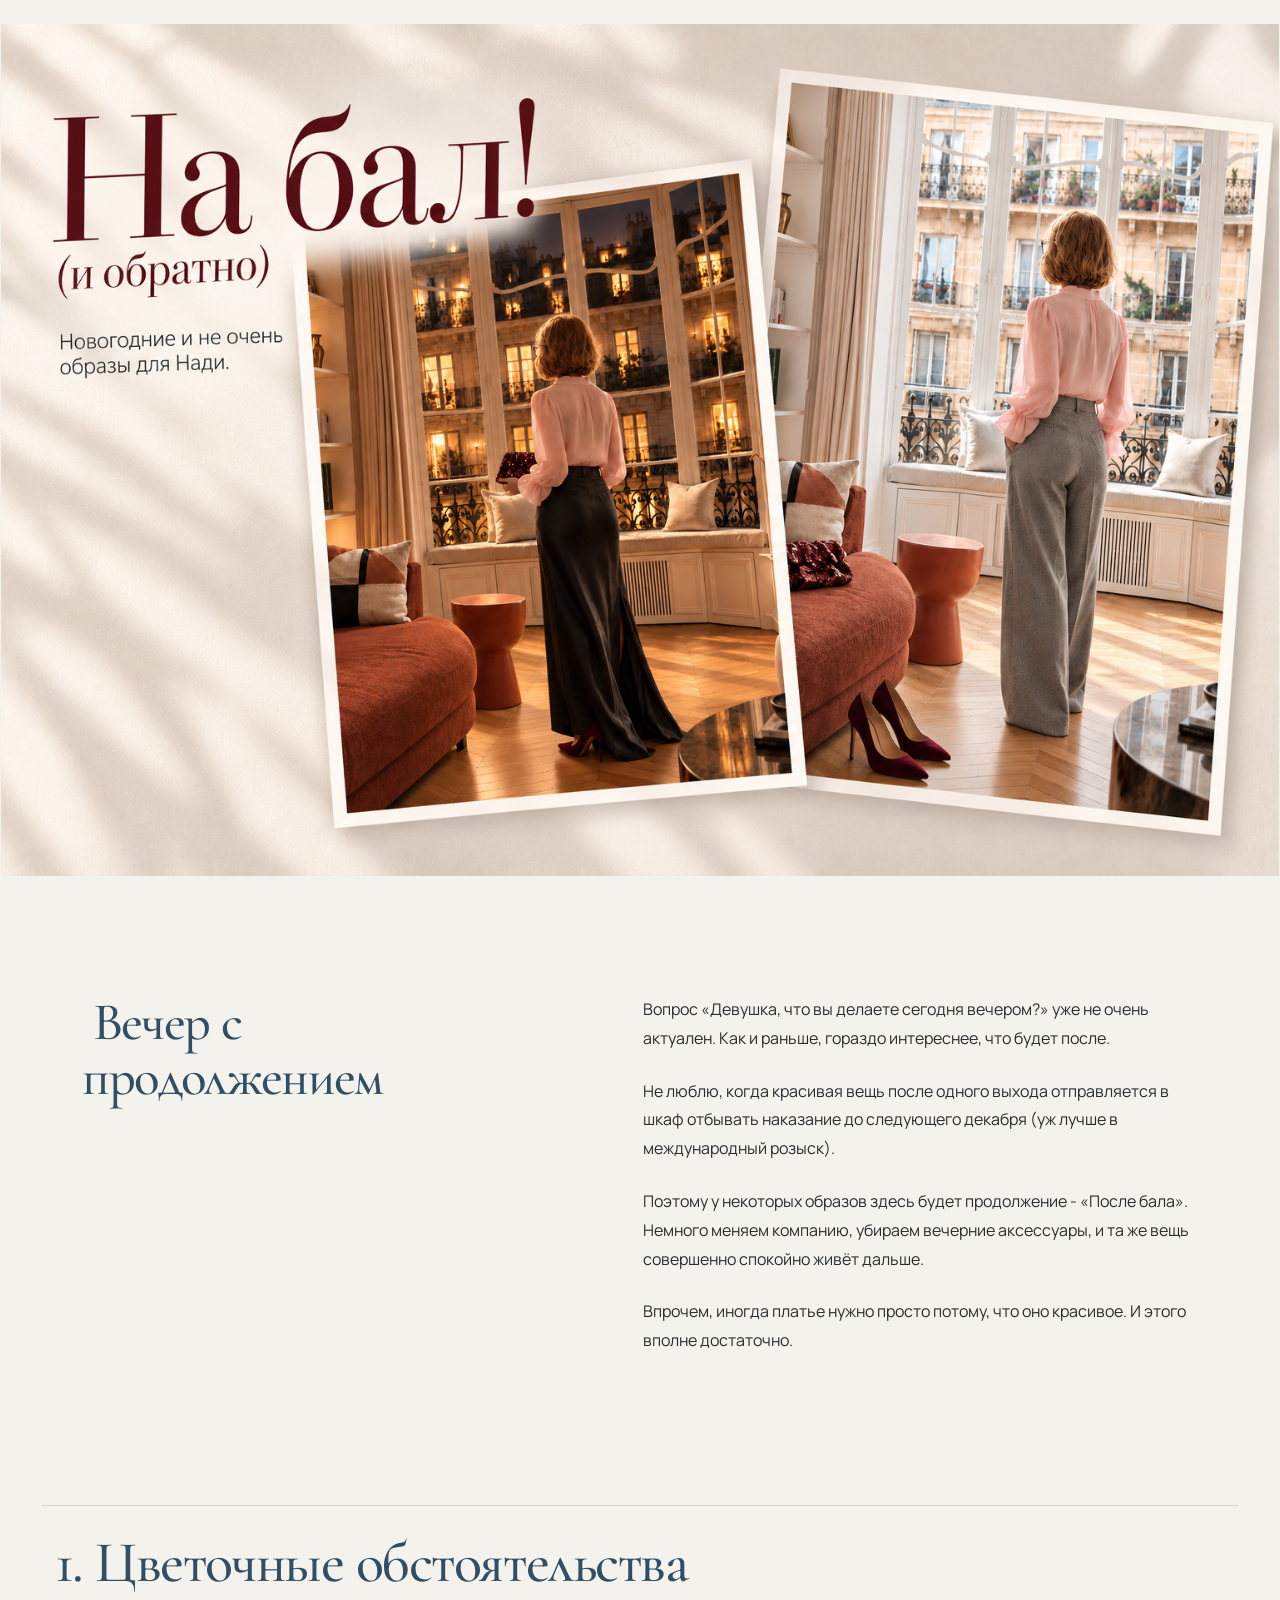
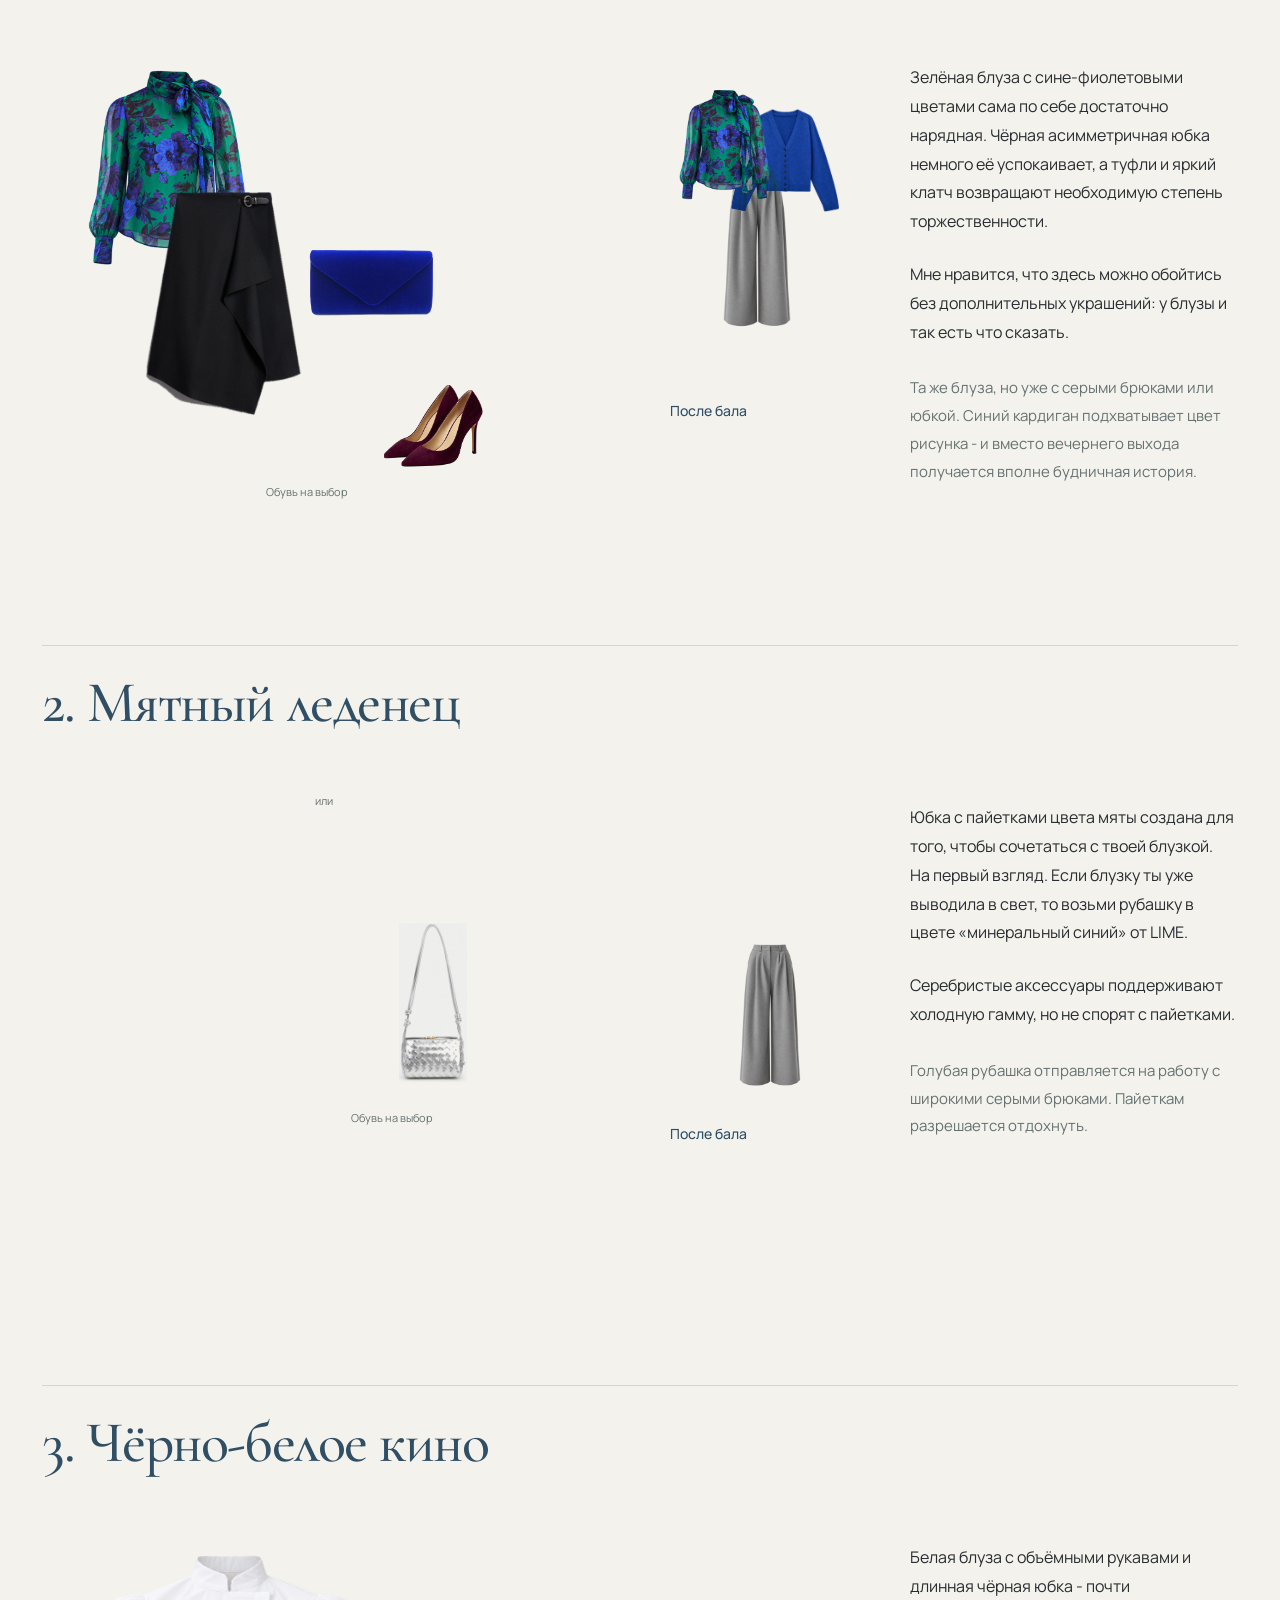
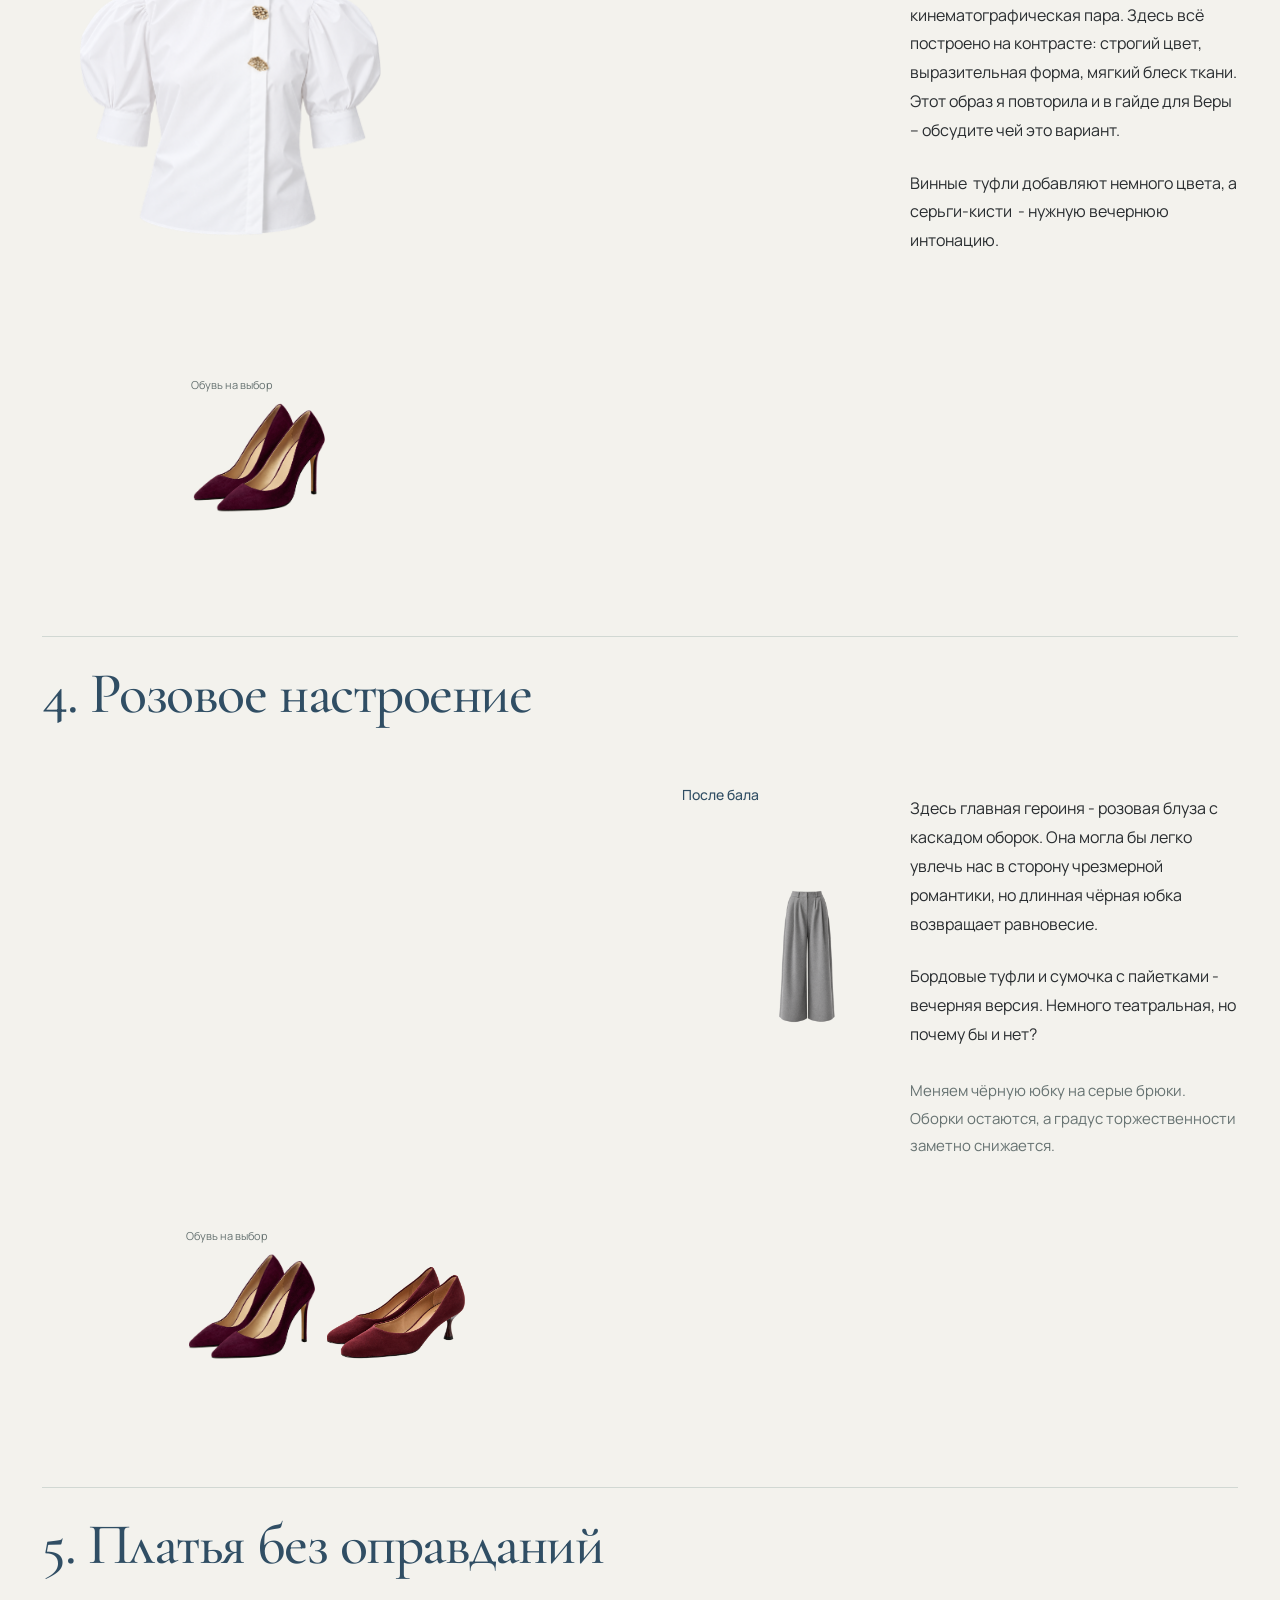
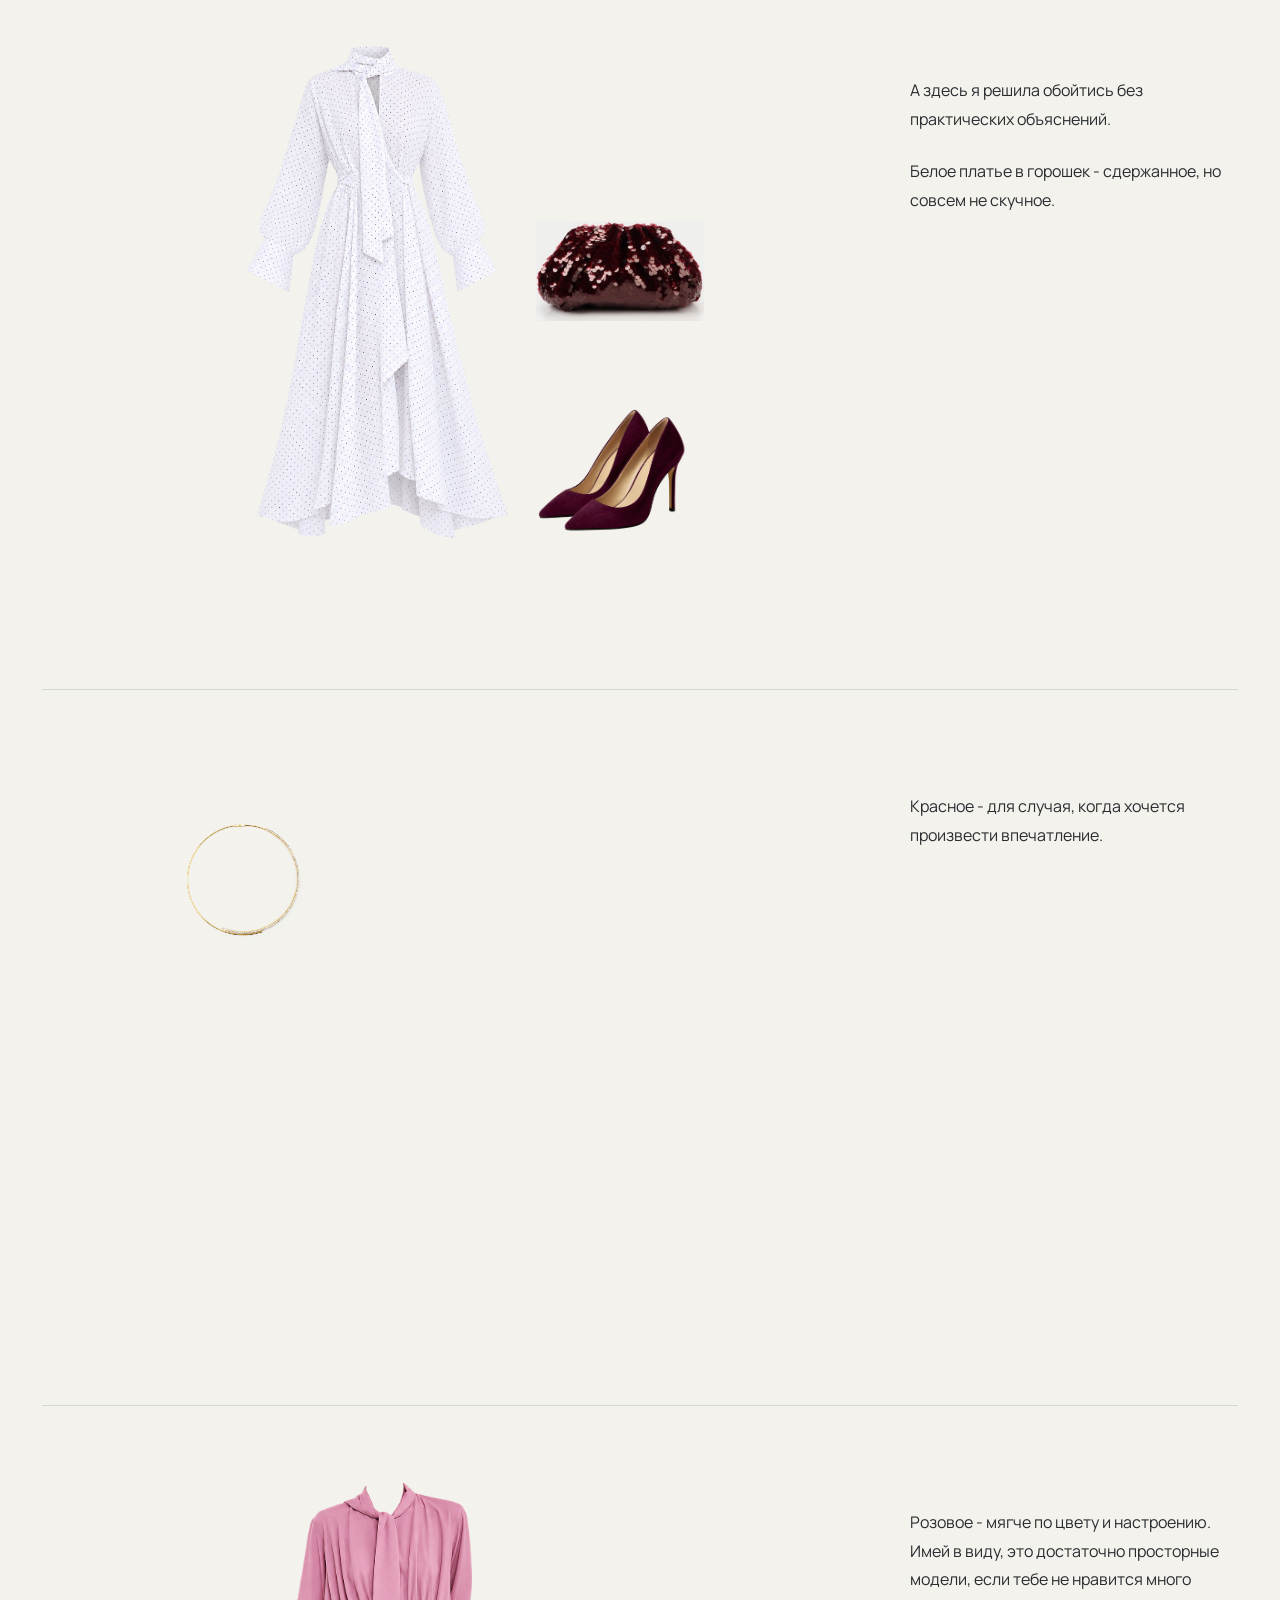
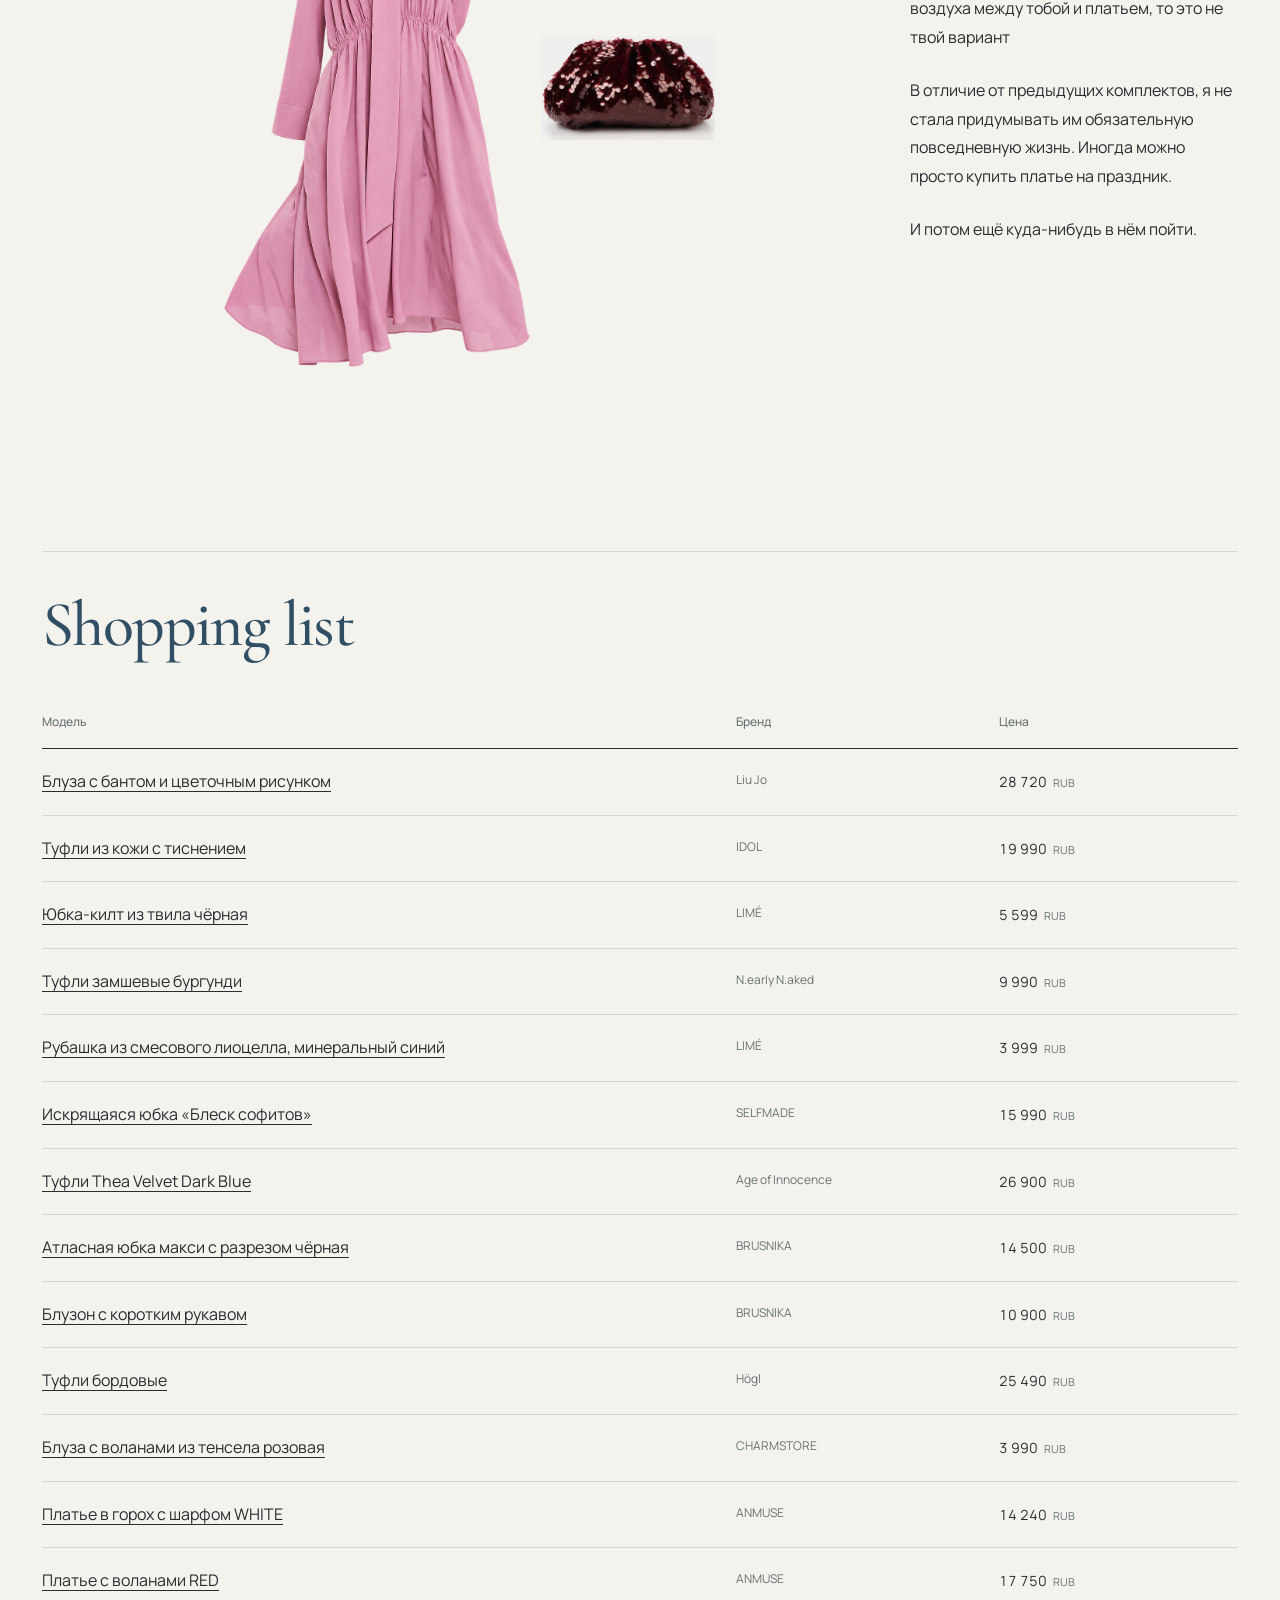
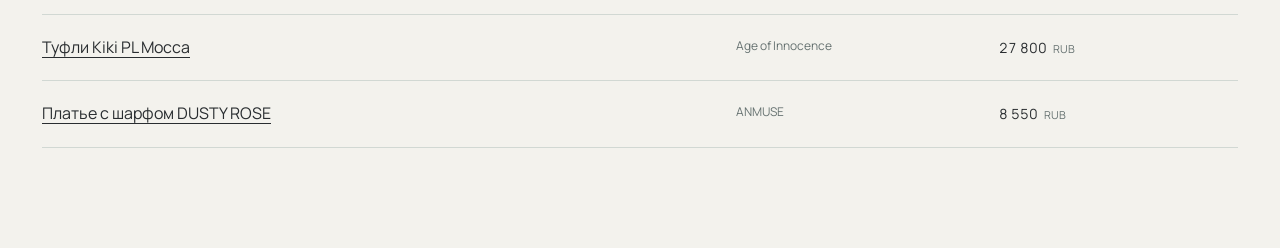
<file: nadia/index.html>
<!doctype html><html lang="ru"><head><meta charset="utf-8"><meta name="viewport" content="width=device-width,initial-scale=1"><meta name="robots" content="noindex, nofollow"><title>На бал! (и обратно) — Новогодние и не очень образы для Нади</title><meta name="theme-color" content="#f3f2ed"><link rel="icon" href="data:,"><link rel="preload" href="assets/fonts/CormorantGaramond-Variable.ttf" as="font" type="font/ttf" crossorigin><link rel="preload" href="assets/fonts/Manrope-Variable.ttf" as="font" type="font/ttf" crossorigin><link rel="stylesheet" href="assets/guide.css"><style id="two-spread-adaptation">@media(max-width:700px){[data-story="1"] .spread-board,[data-story="2"] .spread-board{width:100%!important;aspect-ratio:auto!important}[data-story="1"] .after-ball,[data-story="2"] .after-ball{width:40%;margin-top:18px!important}}</style></head><body><main><header class="cover cover--final"><img class="final-cover-image" src="assets/cover-final.png" alt="Вечерний и повседневный образы у окна" fetchpriority="high" width="1536" height="1024"><h1 class="sr-only" data-author="0">На бал! (и обратно)</h1><p class="sr-only" data-author="1">Новогодние и не очень образы для Нади</p></header><section class="introduction"><h2 data-author="2"> Вечер с продолжением</h2><div><p class="author-copy" data-author="3">Вопрос «Девушка, что вы делаете сегодня вечером?» уже не очень актуален. Как и раньше, гораздо интереснее, что будет после.</p><p class="author-copy" data-author="4">Не люблю, когда красивая вещь после одного выхода отправляется в шкаф отбывать наказание до следующего декабря (уж лучше в международный розыск).</p><p class="author-copy" data-author="5">Поэтому у некоторых образов здесь будет продолжение - «После бала». Немного меняем компанию, убираем вечерние аксессуары, и та же вещь совершенно спокойно живёт дальше.</p><p class="author-copy" data-author="6">Впрочем, иногда платье нужно просто потому, что оно красивое. И этого вполне достаточно.</p></div></section><section class="chapter" id="chapter-1"><header class="chapter-opening"><h2 data-author="7"> 1. Цветочные обстоятельства</h2></header><article class="story with-day" data-story="1"><div class="story-panel"><p class="author-copy" data-author="8">Зелёная блуза с сине-фиолетовыми цветами сама по себе достаточно нарядная. Чёрная асимметричная юбка немного её успокаивает, а туфли и яркий клатч возвращают необходимую степень торжественности.</p><p class="author-copy" data-author="9">Мне нравится, что здесь можно обойтись без дополнительных украшений: у блузы и так есть что сказать.</p></div><div class="story-visual"><div class="spread-board has-day" data-look="1" style="aspect-ratio:1226.6666666666667/720;width:min(100%,calc((100svh - 64px)*1226.6666666666667/720))"><div class="main-canvas" style="--canvas-ratio:920/720"><button type="button" class="piece" style="left:7.34173448%;top:7.54082823%;width:25.70881680%;height:39.62926099%;--ratio:0.828936851;" data-item="C001" data-title="Блуза с бантом и цветочным рисунком" aria-label="Увеличить: Блуза с бантом и цветочным рисунком"><img src="assets/C001.png" alt="Блуза с бантом и цветочным рисунком" width="1044" height="1507" style="width:100.67502411%;height:120.46362910%;left:-0.38572806%;top:-11.59072742%" loading="lazy" decoding="async"></button><button type="button" class="piece" style="left:16.40439339%;top:32.00357224%;width:25.00226577%;height:45.91338970%;--ratio:0.695817490;" data-item="P045" data-title="Юбка-килт из твила чёрная" aria-label="Увеличить: Юбка-килт из твила чёрная"><img src="assets/P045.png" alt="Юбка-килт из твила чёрная" width="563" height="844" style="width:153.82513661%;height:160.45627376%;left:-26.50273224%;top:-37.07224335%" loading="lazy" decoding="async"></button><button type="button" class="piece matte" data-item="blue-clutch" style="left:42.50501964%;top:43.97468162%;width:19.68322883%;height:13.64430487%;--ratio:1.843317972;" data-title="Синий клатч" aria-label="Увеличить: Синий клатч"><img loading="lazy" decoding="async" src="assets/blue-clutch.jpg" width="400" height="400" alt="Синий клатч" style="width:100.00000000%;height:184.33179724%;left:0.00000000%;top:-44.70046083%"></button><div class="shoe-group" role="group" aria-label="Обувь на выбор" style="left:35.655586159763544%;top:65.05629921259843%;width:34.65969578382677%;height:25.183867124634112%;"><span class="choice-label" style="left:0;top:calc(100% + 8px)">Обувь на выбор</span><button type="button" class="piece" style="left:0.31360821%;top:15.99348407%;width:50.40419732%;height:84.00651593%;--ratio:1.055143160;" data-item="P017" data-title="Туфли из кожи с тиснением" aria-label="Увеличить: Туфли из кожи с тиснением"><img src="assets/P017.png" alt="Туфли из кожи с тиснением" width="1312" height="1199" style="width:131.85929648%;height:127.14740191%;left:-16.78391960%;top:-19.08801697%" loading="lazy" decoding="async"></button><button type="button" class="piece" style="left:54.08528737%;top:25.40394766%;width:45.60110442%;height:66.45048047%;--ratio:1.206798867;" data-item="P042" data-title="Туфли замшевые бургунди" aria-label="Увеличить: Туфли замшевые бургунди"><img src="assets/P042.png" alt="Туфли замшевые бургунди" width="1315" height="1196" style="width:102.89514867%;height:112.93673277%;left:-0.46948357%;top:-7.83758263%" loading="lazy" decoding="async"></button></div></div><aside class="after-ball" aria-label="После бала" style="padding:0;margin-top:5.70652174%;"><div class="mini-canvas" style="aspect-ratio:306.6666666666667/450"><button type="button" class="piece" style="left:29.24505542%;top:9.05861767%;width:51.37363445%;height:33.49249781%;--ratio:1.045314109;" data-item="C007" data-title="Кардиган синий" aria-label="Увеличить: Кардиган синий"><img src="assets/C007.png" alt="Кардиган синий" width="1087" height="1446" style="width:107.09359606%;height:148.91864058%;left:-3.64532020%;top:-27.29145211%" loading="lazy" decoding="async"></button><button type="button" class="piece" style="left:4.17525552%;top:2.77284339%;width:43.52764713%;height:35.78473491%;--ratio:0.828936851;" data-item="C001" data-title="Блуза с бантом и цветочным рисунком" aria-label="Увеличить: Блуза с бантом и цветочным рисунком"><img src="assets/C001.png" alt="Блуза с бантом и цветочным рисунком" width="1044" height="1507" style="width:100.67502411%;height:120.46362910%;left:-0.38572806%;top:-11.59072742%" loading="lazy" decoding="async"></button><button type="button" class="piece matte" style="left:24.97259418%;top:28.41774300%;width:33.04785409%;height:51.79945130%;--ratio:0.434782609;" data-item="grey-trousers" data-title="Широкие серые брюки" aria-label="Увеличить: Широкие серые брюки"><img src="assets/grey-trousers.png" alt="Широкие серые брюки" width="304" height="457" style="width:160.00000000%;height:104.57665904%;left:-30.00000000%;top:-2.28832952%" loading="lazy" decoding="async"></button></div><h3 data-author="10" style="margin:12px 0 0;">После бала</h3></aside></div></div><div class="after-prose"><p class="author-copy" data-author="11">Та же блуза, но уже с серыми брюками или юбкой. Синий кардиган подхватывает цвет рисунка - и вместо вечернего выхода получается вполне будничная история.</p></div></article></section><section class="chapter" id="chapter-2"><header class="chapter-opening"><h2 data-author="12">2. Мятный леденец</h2></header><article class="story with-day" data-story="2"><div class="story-panel"><p class="author-copy" data-author="13">Юбка с пайетками цвета мяты создана для того, чтобы сочетаться с твоей блузкой.  На первый взгляд. Если блузку ты уже выводила в свет, то возьми рубашку в цвете «минеральный синий» от LIME. </p><p class="author-copy" data-author="14">Серебристые аксессуары поддерживают холодную гамму, но не спорят с пайетками.</p></div><div class="story-visual"><div class="spread-board has-day" data-look="2" style="aspect-ratio:1226.6666666666667/720;width:min(100%,calc((100svh - 64px)*1226.6666666666667/720))"><div class="main-canvas" style="--canvas-ratio:920/720"><button type="button" class="piece" style="left:19.18505185%;top:43.95822616%;width:23.94837268%;height:33.54978128%;--ratio:0.912098299;" data-item="P012" data-title="Искрящаяся юбка «Блеск софитов»" aria-label="Увеличить: Искрящаяся юбка «Блеск софитов»"><img src="assets/P012.png" alt="Искрящаяся юбка «Блеск софитов»" width="1122" height="1402" style="width:116.26943005%;height:132.51417769%;left:-8.29015544%;top:-15.78449905%" loading="lazy" decoding="async"></button><button type="button" class="piece matte" style="left:56.91085652%;top:30.37467192%;width:10.69215208%;height:32.40392243%;--ratio:0.421621622;" data-item="silver-bag" data-title="Серебристая плетёная сумка" aria-label="Увеличить: Серебристая плетёная сумка"><img src="assets/silver-bag.png" alt="Серебристая плетёная сумка" width="336" height="484" style="width:215.38461538%;height:130.81081081%;left:-57.69230769%;top:-11.08108108%" loading="lazy" decoding="async"></button><button type="button" class="piece matte" style="left:62.86618853%;top:13.17605042%;width:6.93987726%;height:12.95553131%;--ratio:0.684466019;" data-item="silver-necklace" data-title="Серебристое колье с подвеской" aria-label="Увеличить: Серебристое колье с подвеской"><img src="assets/silver-necklace.png" alt="Серебристое колье с подвеской" width="1536" height="2048" style="width:136.17021277%;height:124.27184466%;left:-20.56737589%;top:-1.27427184%" loading="lazy" decoding="async"></button><button type="button" class="piece" style="left:29.48298354%;top:9.69721192%;width:30.99745360%;height:41.44155448%;--ratio:0.955752212;" data-item="P044" data-title="Рубашка из смесового лиоцелла, минеральный синий" aria-label="Увеличить: Рубашка из смесового лиоцелла, минеральный синий"><img src="assets/P044.png" alt="Рубашка из смесового лиоцелла, минеральный синий" width="1122" height="1402" style="width:103.88888889%;height:124.07079646%;left:-2.03703704%;top:-11.85840708%" loading="lazy" decoding="async"></button><button type="button" class="piece" style="left:0.48699196%;top:11.56576261%;width:43.82990156%;height:39.43038741%;--ratio:1.420348059;" data-item="C002" data-title="Блуза с объёмными рукавами" aria-label="Увеличить: Блуза с объёмными рукавами"><img src="assets/C002.png" alt="Блуза с объёмными рукавами" width="1086" height="1448" style="width:102.35626767%;height:193.84203481%;left:-1.22525919%;top:-46.45247657%" loading="lazy" decoding="async"></button><div class="shoe-group" role="group" aria-label="Обувь на выбор" style="left:49.23687388852889%;top:68.8089093030038%;width:36.310525359646306%;height:24.769834682123058%;"><span class="choice-label">Обувь на выбор</span><button type="button" class="piece" style="left:55.18815569%;top:16.26081817%;width:44.51249405%;height:79.01968536%;--ratio:1.055143160;" data-item="P017" data-title="Туфли из кожи с тиснением" aria-label="Увеличить: Туфли из кожи с тиснением"><img src="assets/P017.png" alt="Туфли из кожи с тиснением" width="1312" height="1199" style="width:131.85929648%;height:127.14740191%;left:-16.78391960%;top:-19.08801697%" loading="lazy" decoding="async"></button><button type="button" class="piece" style="left:0.29935026%;top:29.79833377%;width:51.05647968%;height:70.20166623%;--ratio:1.362285714;" data-item="P043" data-title="Туфли Thea Velvet Dark Blue" aria-label="Увеличить: Туфли Thea Velvet Dark Blue"><img src="assets/P043.png" alt="Туфли Thea Velvet Dark Blue" width="1254" height="1254" style="width:105.20134228%;height:143.31428571%;left:-3.10402685%;top:-31.08571429%" loading="lazy" decoding="async"></button></div><span class="choice-label" style="left:43.5%;top:4%;">или</span></div><aside class="after-ball" aria-label="После бала" style="padding:0;margin-top:5.70652174%;"><div class="mini-canvas" style="aspect-ratio:306.6666666666667/425"><button type="button" class="piece" style="left:11.70653826%;top:15.70150270%;width:50.93481803%;height:38.45449298%;--ratio:0.955752212;" data-item="P044" data-title="Рубашка из смесового лиоцелла, минеральный синий" aria-label="Увеличить: Рубашка из смесового лиоцелла, минеральный синий"><img src="assets/P044.png" alt="Рубашка из смесового лиоцелла, минеральный синий" width="1122" height="1402" style="width:103.88888889%;height:124.07079646%;left:-2.03703704%;top:-11.85840708%" loading="lazy" decoding="async"></button><button type="button" class="piece matte" style="left:32.80232156%;top:42.07787440%;width:29.91243460%;height:49.64291107%;--ratio:0.434782609;" data-item="grey-trousers" data-title="Широкие серые брюки" aria-label="Увеличить: Широкие серые брюки"><img src="assets/grey-trousers.png" alt="Широкие серые брюки" width="304" height="457" style="width:160.00000000%;height:104.57665904%;left:-30.00000000%;top:-2.28832952%" loading="lazy" decoding="async"></button></div><h3 data-author="15" style="margin:12px 0 0;">После бала</h3></aside></div></div><div class="after-prose"><p class="author-copy" data-author="16">Голубая рубашка отправляется на работу с широкими серыми брюками. Пайеткам разрешается отдохнуть.</p></div></article></section><section class="chapter" id="chapter-3"><header class="chapter-opening"><h2 data-author="17">3. Чёрно-белое кино</h2></header><article class="story" data-story="3"><div class="story-panel"><p class="author-copy" data-author="18">Белая блуза с объёмными рукавами и длинная чёрная юбка - почти кинематографическая пара. Здесь всё построено на контрасте: строгий цвет, выразительная форма, мягкий блеск ткани. Этот образ я повторила и в гайде для Веры – обсудите чей это вариант.</p><p class="author-copy" data-author="19">Винные  туфли добавляют немного цвета, а серьги-кисти  - нужную вечернюю интонацию.</p></div><div class="story-visual"><div class="spread-board" data-look="3"><div class="main-canvas" style="--canvas-ratio:1.3888888888888888"><button type="button" class="piece" style="left:4.46955556%;top:6.94444444%;width:36.06088889%;height:46.52777778%;--ratio:1.076444444;" data-item="P006" data-title="Блузон с коротким рукавом" aria-label="Увеличить: Блузон с коротким рукавом"><img src="assets/P006.png" alt="Блузон с коротким рукавом" width="1246" height="1262" style="width:102.89017341%;height:112.17777778%;left:-1.73410405%;top:-6.75555556%" loading="lazy" decoding="async"></button><button type="button" class="piece" style="left:38.78097535%;top:25.69444444%;width:21.86836364%;height:54.16666667%;--ratio:0.560727273;" data-item="P046" data-title="Атласная юбка макси с разрезом чёрная" aria-label="Увеличить: Атласная юбка макси с разрезом чёрная"><img src="assets/P046.png" alt="Атласная юбка макси с разрезом чёрная" width="1024" height="1536" style="width:132.81452659%;height:111.70909091%;left:-30.09079118%;top:-5.23636364%" loading="lazy" decoding="async"></button><button type="button" class="piece matte" style="left:67.94604492%;top:13.88888889%;width:13.10791016%;height:24.30555556%;--ratio:0.749023438;" data-item="tassel-earrings" data-title="Серьги-кисти с жемчугом" aria-label="Увеличить: Серьги-кисти с жемчугом"><img src="assets/tassel-earrings.png" alt="Серьги-кисти с жемчугом" width="1536" height="2048" style="width:100.13037810%;height:100.00000000%;left:0.00000000%;top:0.00000000%" loading="lazy" decoding="async"></button><button type="button" class="piece matte" style="left:68.64527027%;top:45.13888889%;width:9.70945946%;height:16.66666667%;--ratio:0.809121622;" data-item="wine-bag" data-title="Винная сумка с ручкой-петлёй" aria-label="Увеличить: Винная сумка с ручкой-петлёй"><img src="assets/wine-bag.png" alt="Винная сумка с ручкой-петлёй" width="730" height="730" style="width:152.40083507%;height:123.31081081%;left:-26.72233820%;top:-0.84459459%" loading="lazy" decoding="async"></button><div class="shoe-group" role="group" aria-label="Обувь на выбор" style="left:17.75149303570104%;top:77.08333333333334%;width:34.49701392859792%;height:22.22222222222222%;"><span class="choice-label">Обувь на выбор</span><button type="button" class="piece" style="left:0.86964049%;top:18.75000000%;width:45.47751670%;height:81.25000000%;--ratio:1.206798867;" data-item="P042" data-title="Туфли замшевые бургунди" aria-label="Увеличить: Туфли замшевые бургунди"><img src="assets/P042.png" alt="Туфли замшевые бургунди" width="1315" height="1196" style="width:102.89514867%;height:112.93673277%;left:-0.46948357%;top:-7.83758263%" loading="lazy" decoding="async"></button><button type="button" class="piece" style="left:50.40547946%;top:30.00000000%;width:48.72488006%;height:70.00000000%;--ratio:1.500770416;" data-item="P047" data-title="Туфли бордовые" aria-label="Увеличить: Туфли бордовые"><img src="assets/P047.png" alt="Туфли бордовые" width="1044" height="1507" style="width:107.18685832%;height:232.20338983%;left:-5.23613963%;top:-83.05084746%" loading="lazy" decoding="async"></button></div></div></div></div></article></section><section class="chapter" id="chapter-4"><header class="chapter-opening"><h2 data-author="20">4. Розовое настроение</h2></header><article class="story with-day" data-story="4"><div class="story-panel"><p class="author-copy" data-author="21">Здесь главная героиня - розовая блуза с каскадом оборок. Она могла бы легко увлечь нас в сторону чрезмерной романтики, но длинная чёрная юбка возвращает равновесие.</p><p class="author-copy" data-author="22">Бордовые туфли и сумочка с пайетками - вечерняя версия. Немного театральная, но почему бы и нет?</p></div><div class="story-visual"><div class="spread-board has-day" data-look="4"><div class="main-canvas" style="--canvas-ratio:1.0416666666666667"><button type="button" class="piece" style="left:8.23343849%;top:6.25000000%;width:35.53312303%;height:45.83333333%;--ratio:0.807570978;" data-item="P048" data-title="Блуза с воланами из тенсела розовая" aria-label="Увеличить: Блуза с воланами из тенсела розовая"><img src="assets/P048.png" alt="Блуза с воланами из тенсела розовая" width="1024" height="1536" style="width:100.00000000%;height:121.13564669%;left:0.00000000%;top:-11.67192429%" loading="lazy" decoding="async"></button><button type="button" class="piece" style="left:41.43393606%;top:25.69444444%;width:29.15781818%;height:54.16666667%;--ratio:0.560727273;" data-item="P046" data-title="Атласная юбка макси с разрезом чёрная" aria-label="Увеличить: Атласная юбка макси с разрезом чёрная"><img src="assets/P046.png" alt="Атласная юбка макси с разрезом чёрная" width="1024" height="1536" style="width:132.81452659%;height:111.70909091%;left:-30.09079118%;top:-5.23636364%" loading="lazy" decoding="async"></button><button type="button" class="piece matte" style="left:10.74626866%;top:59.02777778%;width:21.17412935%;height:13.19444444%;--ratio:1.671641791;" data-item="sequin-bag" data-title="Сумочка с винными пайетками" aria-label="Увеличить: Сумочка с винными пайетками"><img src="assets/sequin-bag.png" alt="Сумочка с винными пайетками" width="600" height="866" style="width:133.92857143%;height:323.13432836%;left:-16.96428571%;top:-179.47761194%" loading="lazy" decoding="async"></button><div class="shoe-group" role="group" aria-label="Обувь на выбор" style="left:22.93769305868984%;top:77.08333333333334%;width:44.79128054928698%;height:21.52777777777778%;"><span class="choice-label">Обувь на выбор</span><button type="button" class="piece" style="left:0.89303095%;top:19.35483871%;width:44.90453097%;height:80.64516129%;--ratio:1.206798867;" data-item="P042" data-title="Туфли замшевые бургунди" aria-label="Увеличить: Туфли замшевые бургунди"><img src="assets/P042.png" alt="Туфли замшевые бургунди" width="1315" height="1196" style="width:102.89514867%;height:112.93673277%;left:-0.46948357%;top:-7.83758263%" loading="lazy" decoding="async"></button><button type="button" class="piece" style="left:49.96503971%;top:29.03225806%;width:49.14192933%;height:70.96774194%;--ratio:1.500770416;" data-item="P047" data-title="Туфли бордовые" aria-label="Увеличить: Туфли бордовые"><img src="assets/P047.png" alt="Туфли бордовые" width="1044" height="1507" style="width:107.18685832%;height:232.20338983%;left:-5.23613963%;top:-83.05084746%" loading="lazy" decoding="async"></button></div></div><aside class="after-ball" aria-label="После бала"><h3 data-author="23">После бала</h3><div class="mini-canvas" style="aspect-ratio:1000/1120"><button type="button" class="piece" style="left:6.79179811%;top:4.46428571%;width:44.41640379%;height:49.10714286%;--ratio:0.807570978;" data-item="P048" data-title="Блуза с воланами из тенсела розовая" aria-label="Увеличить: Блуза с воланами из тенсела розовая"><img src="assets/P048.png" alt="Блуза с воланами из тенсела розовая" width="1024" height="1536" style="width:100.00000000%;height:121.13564669%;left:0.00000000%;top:-11.67192429%" loading="lazy" decoding="async"></button><button type="button" class="piece matte" style="left:48.87776711%;top:32.14285714%;width:29.13043478%;height:59.82142857%;--ratio:0.434782609;" data-item="grey-trousers" data-title="Широкие серые брюки" aria-label="Увеличить: Широкие серые брюки"><img src="assets/grey-trousers.png" alt="Широкие серые брюки" width="304" height="457" style="width:160.00000000%;height:104.57665904%;left:-30.00000000%;top:-2.28832952%" loading="lazy" decoding="async"></button></div></aside></div></div><div class="after-prose"><p class="author-copy" data-author="24">Меняем чёрную юбку на серые брюки. Оборки остаются, а градус торжественности заметно снижается.</p></div></article></section><section class="chapter dresses" id="chapter-5"><header class="chapter-opening"><h2 data-author="25">5. Платья без оправданий</h2></header><article class="story dress-story" data-story="5"><div class="story-panel"><p class="author-copy" data-author="26">А здесь я решила обойтись без практических объяснений.</p><p class="author-copy" data-author="27" data-fragment="0">Белое платье в горошек - сдержанное, но совсем не скучное. </p></div><div class="story-visual"><div class="spread-board" data-look="5"><div class="main-canvas" style="--canvas-ratio:1.3888888888888888"><button type="button" class="piece" style="left:24.30519970%;top:4.86111111%;width:31.38960060%;height:81.94444444%;--ratio:0.532027129;" data-item="P025" data-title="Платье в горох с шарфом WHITE" aria-label="Увеличить: Платье в горох с шарфом WHITE"><img src="assets/P025.png" alt="Платье в горох с шарфом WHITE" width="1121" height="1403" style="width:158.78186969%;height:105.72720422%;left:-31.72804533%;top:-2.78824416%" loading="lazy" decoding="async"></button><button type="button" class="piece matte" style="left:58.97014925%;top:34.02777778%;width:20.05970149%;height:16.66666667%;--ratio:1.671641791;" data-item="sequin-bag" data-title="Сумочка с винными пайетками" aria-label="Увеличить: Сумочка с винными пайетками"><img src="assets/sequin-bag.png" alt="Сумочка с винными пайетками" width="600" height="866" style="width:133.92857143%;height:323.13432836%;left:-16.96428571%;top:-179.47761194%" loading="lazy" decoding="async"></button><button type="button" class="piece" style="left:59.25070822%;top:65.27777778%;width:17.49858357%;height:20.13888889%;--ratio:1.206798867;" data-item="P042" data-title="Туфли замшевые бургунди" aria-label="Увеличить: Туфли замшевые бургунди"><img src="assets/P042.png" alt="Туфли замшевые бургунди" width="1315" height="1196" style="width:102.89514867%;height:112.93673277%;left:-0.46948357%;top:-7.83758263%" loading="lazy" decoding="async"></button></div></div></div></article><article class="story dress-story" data-story="6"><div class="story-panel"><p class="author-copy" data-author="27" data-fragment="1">Красное - для случая, когда хочется произвести впечатление. </p></div><div class="story-visual"><div class="spread-board" data-look="6"><div class="main-canvas" style="--canvas-ratio:1.3888888888888888"><button type="button" class="piece" style="left:38.08595989%;top:4.86111111%;width:32.82808023%;height:79.16666667%;--ratio:0.575931232;" data-item="P026" data-title="Платье с воланами RED" aria-label="Увеличить: Платье с воланами RED"><img src="assets/P026-straight.png" alt="Платье с воланами RED" width="490" height="736" style="width:121.89054726%;height:105.44412607%;left:-13.18407960%;top:-3.15186246%" loading="lazy" decoding="async"></button><button type="button" class="piece matte" style="left:17.25664452%;top:15.27777778%;width:14.48671096%;height:25.00000000%;--ratio:0.804817276;" data-item="gold-necklace" data-title="Золотистое колье" aria-label="Увеличить: Золотистое колье"><img src="assets/gold-necklace.png" alt="Золотистое колье" width="1536" height="2048" style="width:158.51393189%;height:170.09966777%;left:-32.40454076%;top:-48.17275748%" loading="lazy" decoding="async"></button><button type="button" class="piece matte" style="left:15.20000000%;top:49.30555556%;width:17.60000000%;height:15.27777778%;--ratio:1.600000000;" data-item="gold-bag" data-title="Золотистый клатч" aria-label="Увеличить: Золотистый клатч"><img src="assets/gold-bag.png" alt="Золотистый клатч" width="600" height="866" style="width:133.92857143%;height:309.28571429%;left:-16.96428571%;top:-167.85714286%" loading="lazy" decoding="async"></button><button type="button" class="piece" style="left:15.67183698%;top:74.30555556%;width:20.65632603%;height:20.13888889%;--ratio:1.424574209;" data-item="P027" data-title="Туфли Kiki PL Mocca" aria-label="Увеличить: Туфли Kiki PL Mocca"><img src="assets/P027.png" alt="Туфли Kiki PL Mocca" width="1254" height="1254" style="width:107.08795901%;height:152.55474453%;left:-4.35525192%;top:-36.49635036%" loading="lazy" decoding="async"></button></div></div></div></article><article class="story dress-story" data-story="7"><div class="story-panel"><p class="author-copy" data-author="27" data-fragment="2">Розовое - мягче по цвету и настроению. Имей в виду, это достаточно просторные модели, если тебе не нравится много воздуха между тобой и платьем, то это не твой вариант</p><p class="author-copy" data-author="28">В отличие от предыдущих комплектов, я не стала придумывать им обязательную повседневную жизнь. Иногда можно просто купить платье на праздник.</p><p class="author-copy" data-author="29">И потом ещё куда-нибудь в нём пойти.</p></div><div class="story-visual"><div class="spread-board" data-look="7"><div class="main-canvas" style="--canvas-ratio:1.3888888888888888"><button type="button" class="piece" style="left:21.63410729%;top:5.55555556%;width:36.73178543%;height:80.55555556%;--ratio:0.633306645;" data-item="P031" data-title="Платье с шарфом DUSTY ROSE" aria-label="Увеличить: Платье с шарфом DUSTY ROSE"><img src="assets/P031.png" alt="Платье с шарфом DUSTY ROSE" width="1121" height="1403" style="width:141.71934260%;height:112.32986389%;left:-19.84829330%;top:-4.40352282%" loading="lazy" decoding="async"></button><button type="button" class="piece matte" style="left:59.63582090%;top:31.25000000%;width:20.72835821%;height:17.22222222%;--ratio:1.671641791;" data-item="sequin-bag" data-title="Сумочка с винными пайетками" aria-label="Увеличить: Сумочка с винными пайетками"><img src="assets/sequin-bag.png" alt="Сумочка с винными пайетками" width="600" height="866" style="width:133.92857143%;height:323.13432836%;left:-16.96428571%;top:-179.47761194%" loading="lazy" decoding="async"></button><button type="button" class="piece" style="left:59.11941448%;top:66.66666667%;width:21.76117103%;height:20.13888889%;--ratio:1.500770416;" data-item="P047" data-title="Туфли бордовые" aria-label="Увеличить: Туфли бордовые"><img src="assets/P047.png" alt="Туфли бордовые" width="1044" height="1507" style="width:107.18685832%;height:232.20338983%;left:-5.23613963%;top:-83.05084746%" loading="lazy" decoding="async"></button></div></div></div></article></section><section class="catalog" id="catalog"><h2>Shopping list</h2><table><colgroup><col class="col-model"><col class="col-brand"><col class="col-price"></colgroup><thead><tr><th scope="col">Модель</th><th scope="col">Бренд</th><th scope="col">Цена</th></tr></thead><tbody><tr data-catalog="C001"><td><a href="https://www.lamoda.ru/p/rtlafr242201/clothes-liujo-bluza/" target="_blank" rel="noopener noreferrer">Блуза с бантом и цветочным рисунком</a></td><td>Liu Jo</td><td class="price"><span>28 720</span><small>RUB</small></td></tr><tr data-catalog="P017"><td><a href="https://idol.ru/product/tufli-iz-naturalnoj-kozhi-s-tesneniem-id4381180807-47/" target="_blank" rel="noopener noreferrer">Туфли из кожи с тиснением</a></td><td>IDOL</td><td class="price"><span>19 990</span><small>RUB</small></td></tr><tr data-catalog="P045"><td><a href="https://limestore.com/ru_ru/product/38108-3204_166_001_cernyi" target="_blank" rel="noopener noreferrer">Юбка-килт из твила чёрная</a></td><td>LIMÉ</td><td class="price"><span>5 599</span><small>RUB</small></td></tr><tr data-catalog="P042"><td><a href="https://nn.shoes/catalog/obuv/tufli_0824_110_s_wine/vinnye/" target="_blank" rel="noopener noreferrer">Туфли замшевые бургунди</a></td><td>N.early N.aked</td><td class="price"><span>9 990</span><small>RUB</small></td></tr><tr data-catalog="P044"><td><a href="https://limestore.com/ru_ru/product/34967-9531_310_435_mineralnyi_sinii" target="_blank" rel="noopener noreferrer">Рубашка из смесового лиоцелла, минеральный синий</a></td><td>LIMÉ</td><td class="price"><span>3 999</span><small>RUB</small></td></tr><tr data-catalog="P012"><td><a href="https://selfmade.ru/collection/novinki/product/yubka-iz-payetok-ce9233" target="_blank" rel="noopener noreferrer">Искрящаяся юбка «Блеск софитов»</a></td><td>SELFMADE</td><td class="price"><span>15 990</span><small>RUB</small></td></tr><tr data-catalog="P043"><td><a href="https://ru.age-of-innocence.com/products/theavelvet_darkblue" target="_blank" rel="noopener noreferrer">Туфли Thea Velvet Dark Blue</a></td><td>Age of Innocence</td><td class="price"><span>26 900</span><small>RUB</small></td></tr><tr data-catalog="P046"><td><a href="https://brusnikabrand.com/catalog/yubki/atlasnye_1/yubka_005_yu4634_01_chernyy/" target="_blank" rel="noopener noreferrer">Атласная юбка макси с разрезом чёрная</a></td><td>BRUSNIKA</td><td class="price"><span>14 500</span><small>RUB</small></td></tr><tr data-catalog="P006"><td><a href="https://brusnikabrand.com/catalog/rubashki_1/bluzon_005_b6916_02_belyy/" target="_blank" rel="noopener noreferrer">Блузон с коротким рукавом</a></td><td>BRUSNIKA</td><td class="price"><span>10 900</span><small>RUB</small></td></tr><tr data-catalog="P047"><td><a href="https://www.lamoda.ru/p/mp002xw1nefm/shoes-hogl-tufli/" target="_blank" rel="noopener noreferrer">Туфли бордовые</a></td><td>Högl</td><td class="price"><span>25 490</span><small>RUB</small></td></tr><tr data-catalog="P048"><td><a href="https://charmstore.club/product/bluza_s_volanami_iz_tensela_rozovyy/?oid=186621" target="_blank" rel="noopener noreferrer">Блуза с воланами из тенсела розовая</a></td><td>CHARMSTORE</td><td class="price"><span>3 990</span><small>RUB</small></td></tr><tr data-catalog="P025"><td><a href="https://anmuse.shop/shop/tproduct/2003077821-435749889022-plate-v-goroh-s-sharfom-white" target="_blank" rel="noopener noreferrer">Платье в горох с шарфом WHITE</a></td><td>ANMUSE</td><td class="price"><span>14 240</span><small>RUB</small></td></tr><tr data-catalog="P026"><td><a href="https://anmuse.shop/shop/tproduct/2003077821-872089266921-plate-s-volanami-red" target="_blank" rel="noopener noreferrer">Платье с воланами RED</a></td><td>ANMUSE</td><td class="price"><span>17 750</span><small>RUB</small></td></tr><tr data-catalog="P027"><td><a href="https://ru.age-of-innocence.com/products/kiki_pl_Mocca" target="_blank" rel="noopener noreferrer">Туфли Kiki PL Mocca</a></td><td>Age of Innocence</td><td class="price"><span>27 800</span><small>RUB</small></td></tr><tr data-catalog="P031"><td><a href="https://anmuse.shop/shop/tproduct/2003077821-742351747802-plate-s-sharfom-dusty-rose" target="_blank" rel="noopener noreferrer">Платье с шарфом DUSTY ROSE</a></td><td>ANMUSE</td><td class="price"><span>8 550</span><small>RUB</small></td></tr></tbody></table></section></main><dialog aria-labelledby="zoom-title"><button type="button" class="zoom-close">Закрыть ×</button><div class="zoom-content"></div><p id="zoom-title"></p></dialog><script src="assets/guide.js"></script></body></html>
</file>
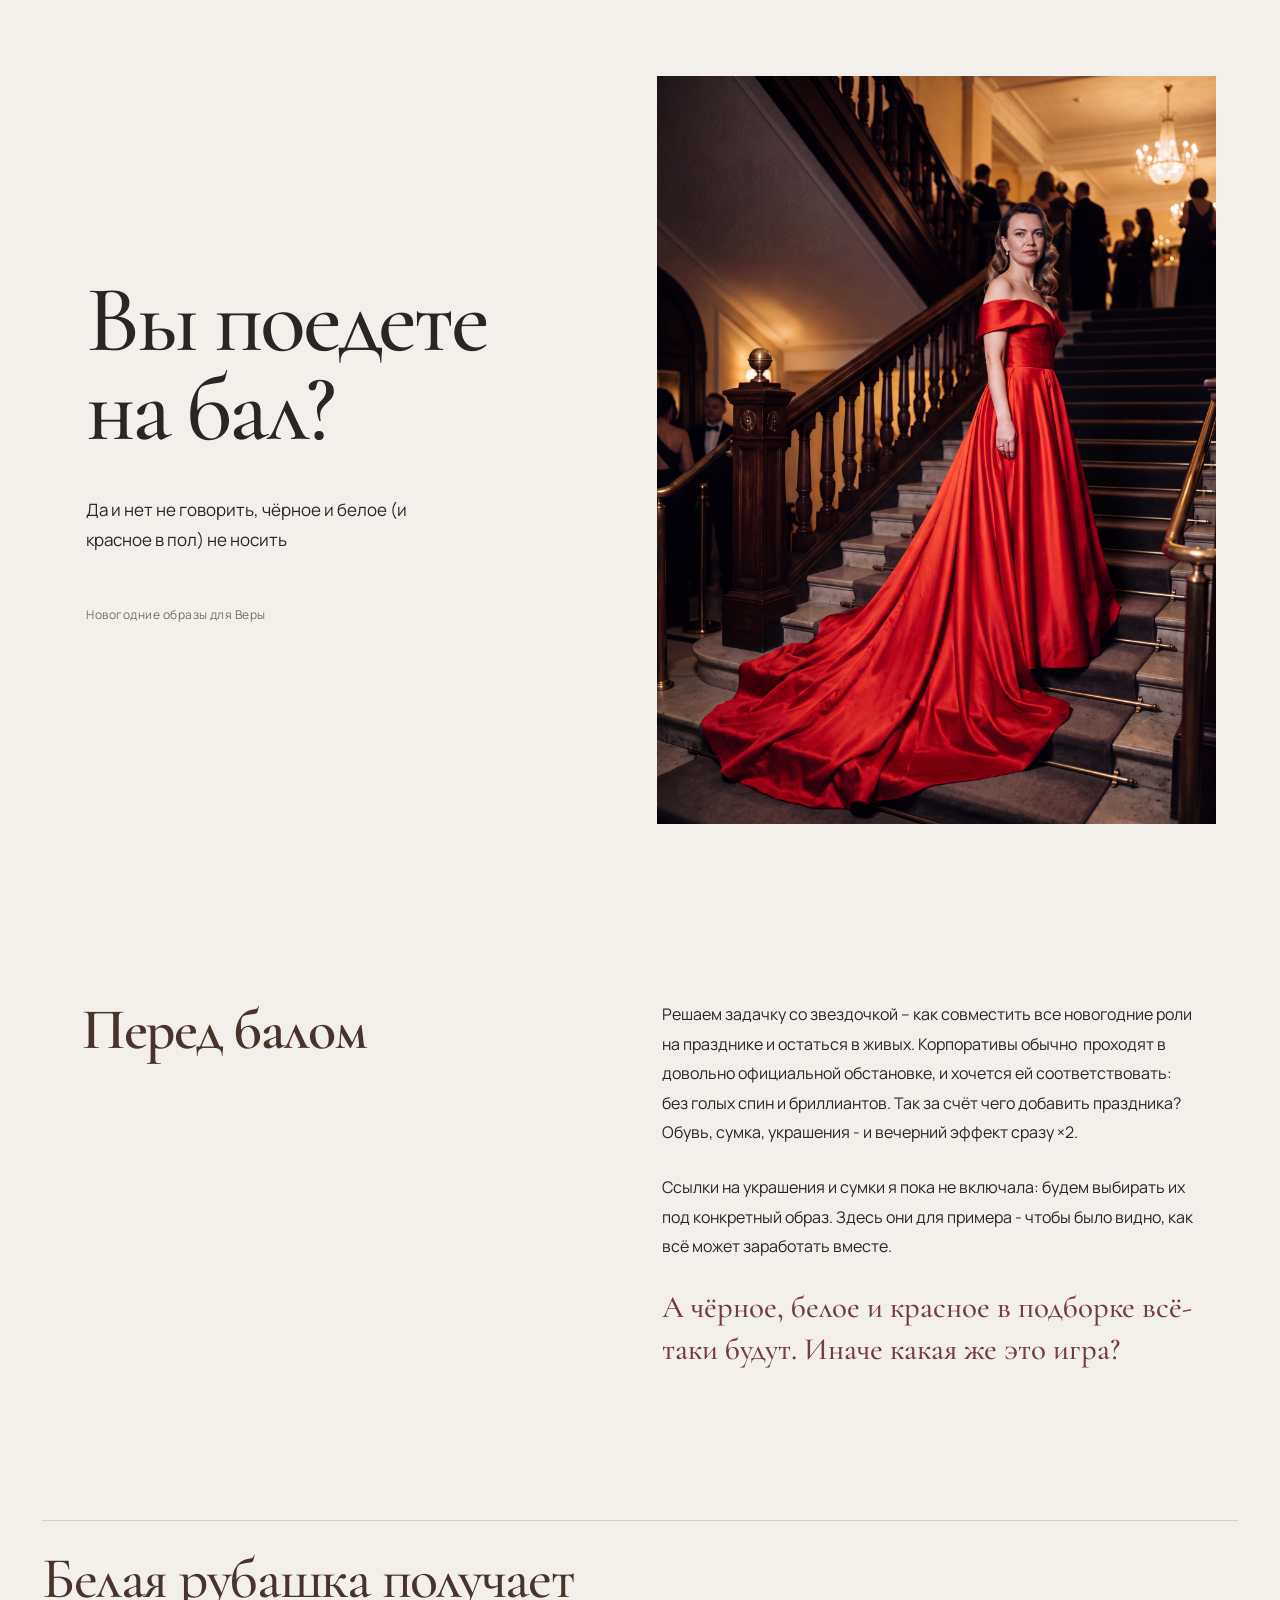
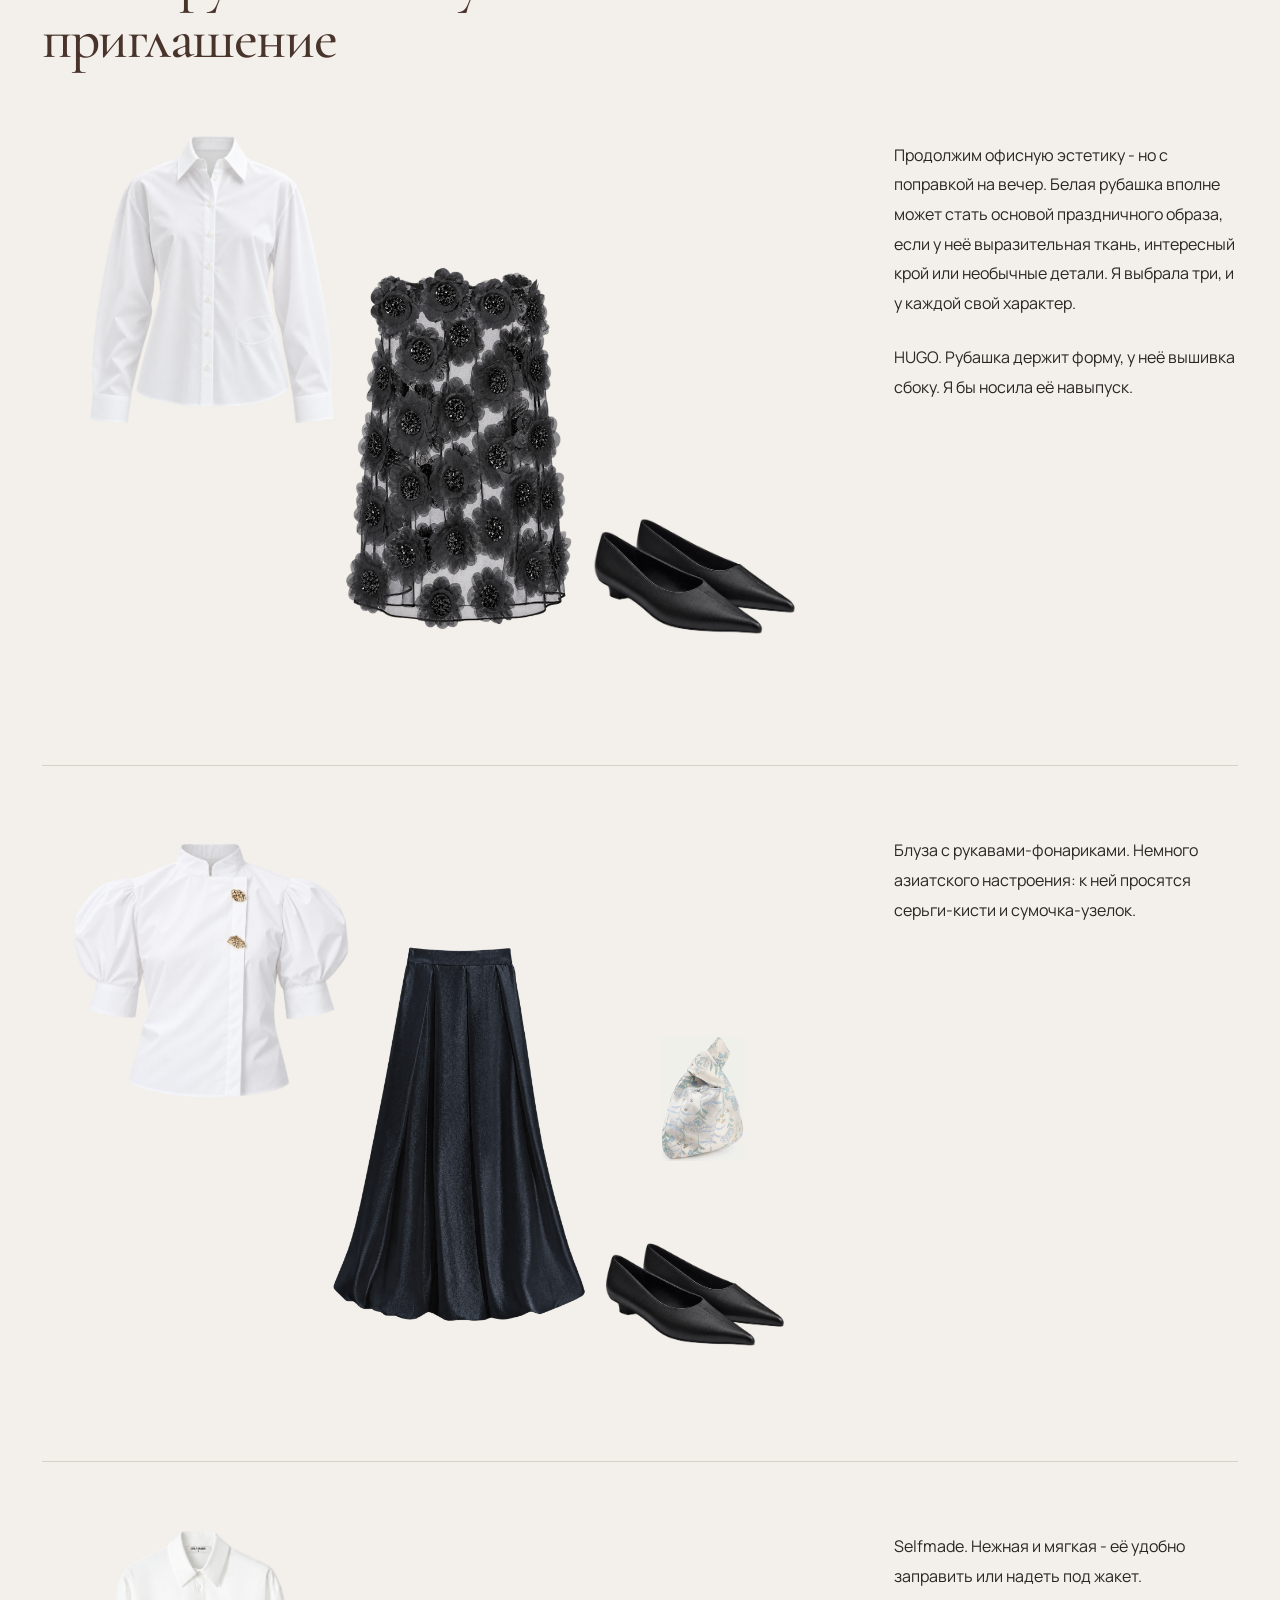
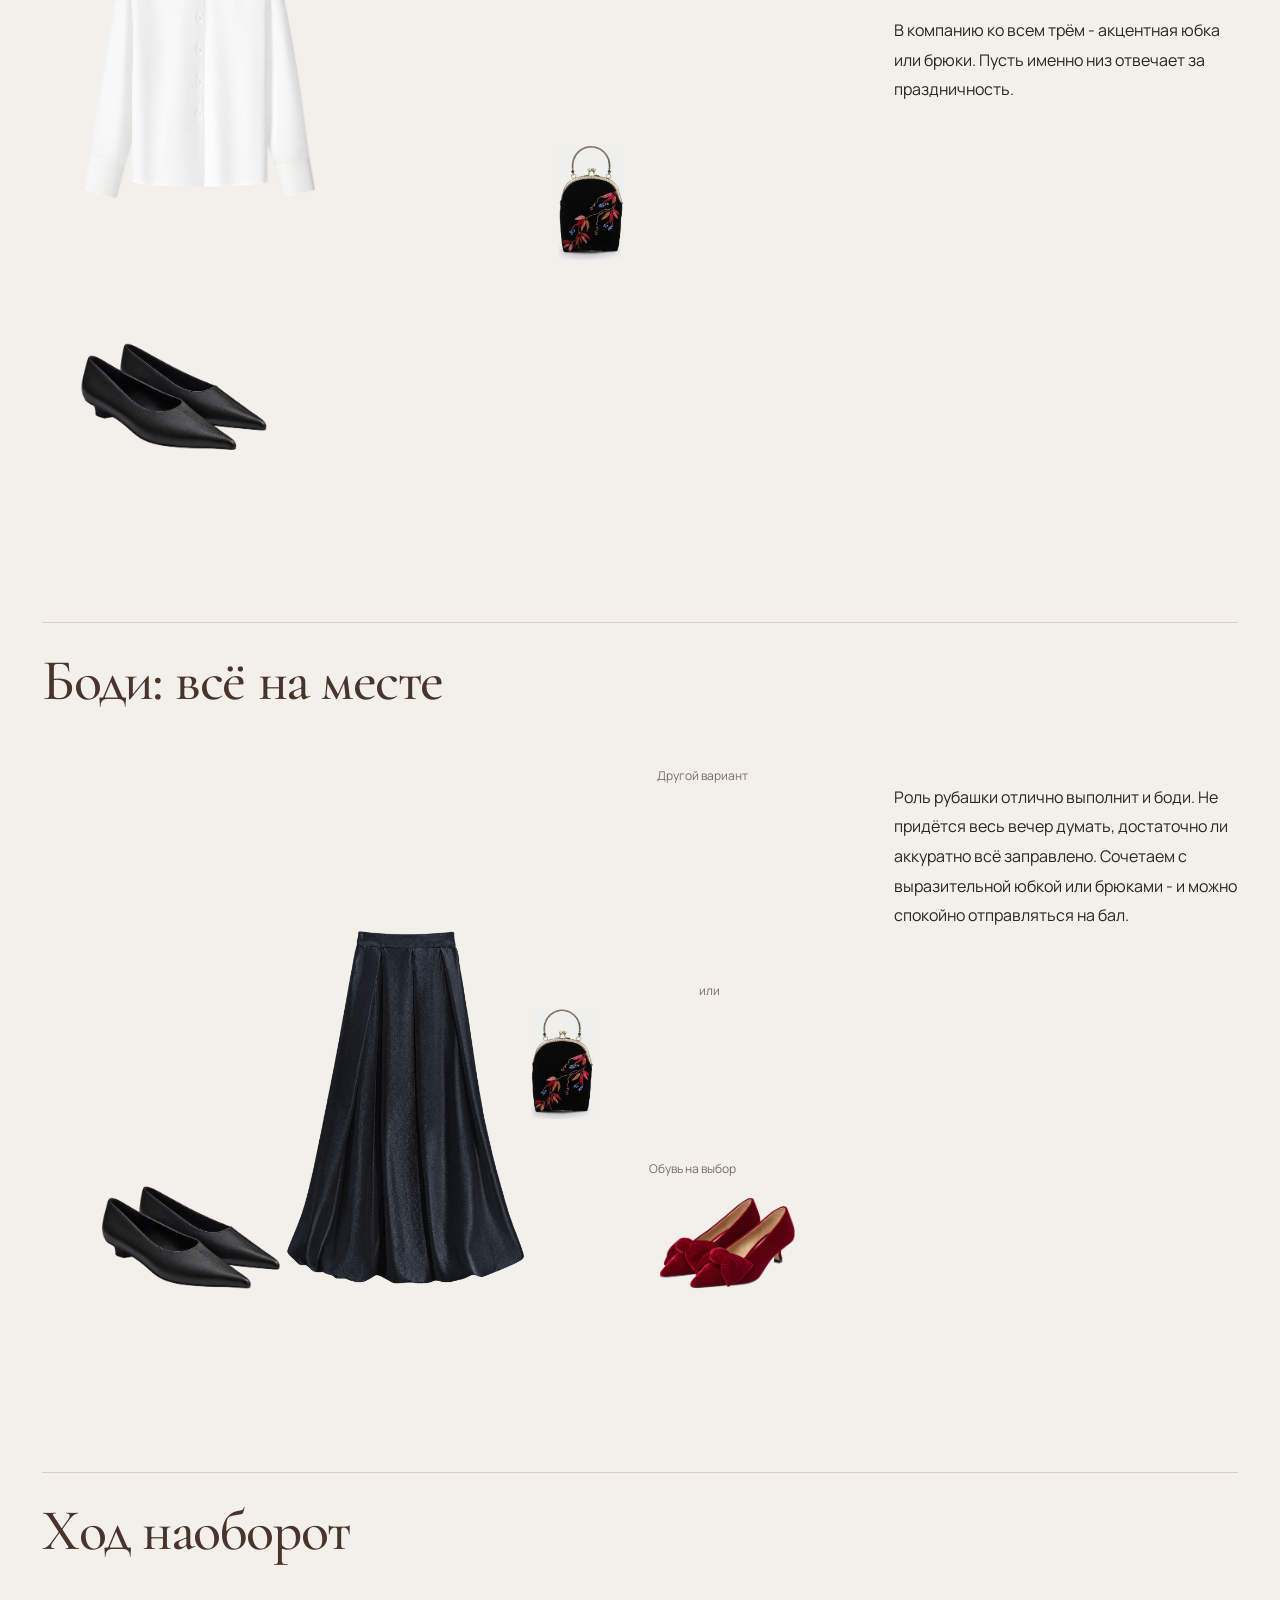
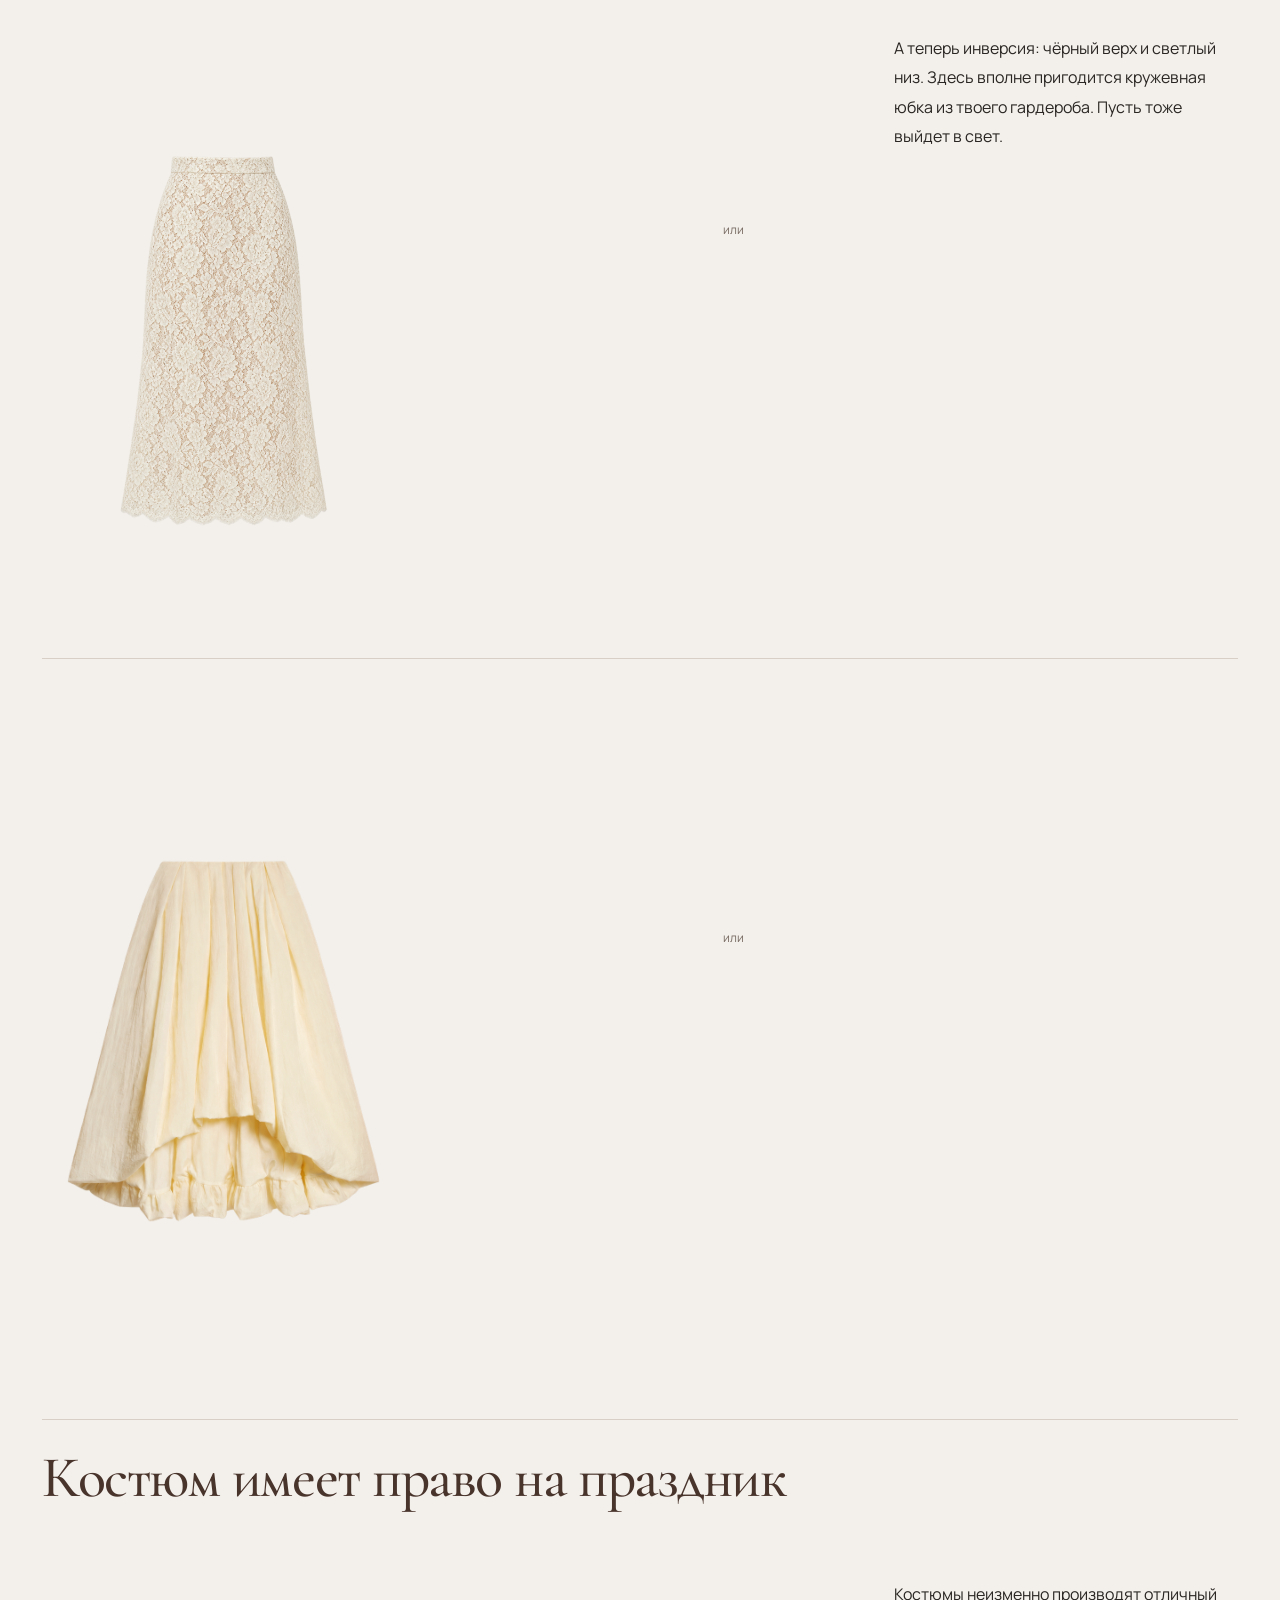
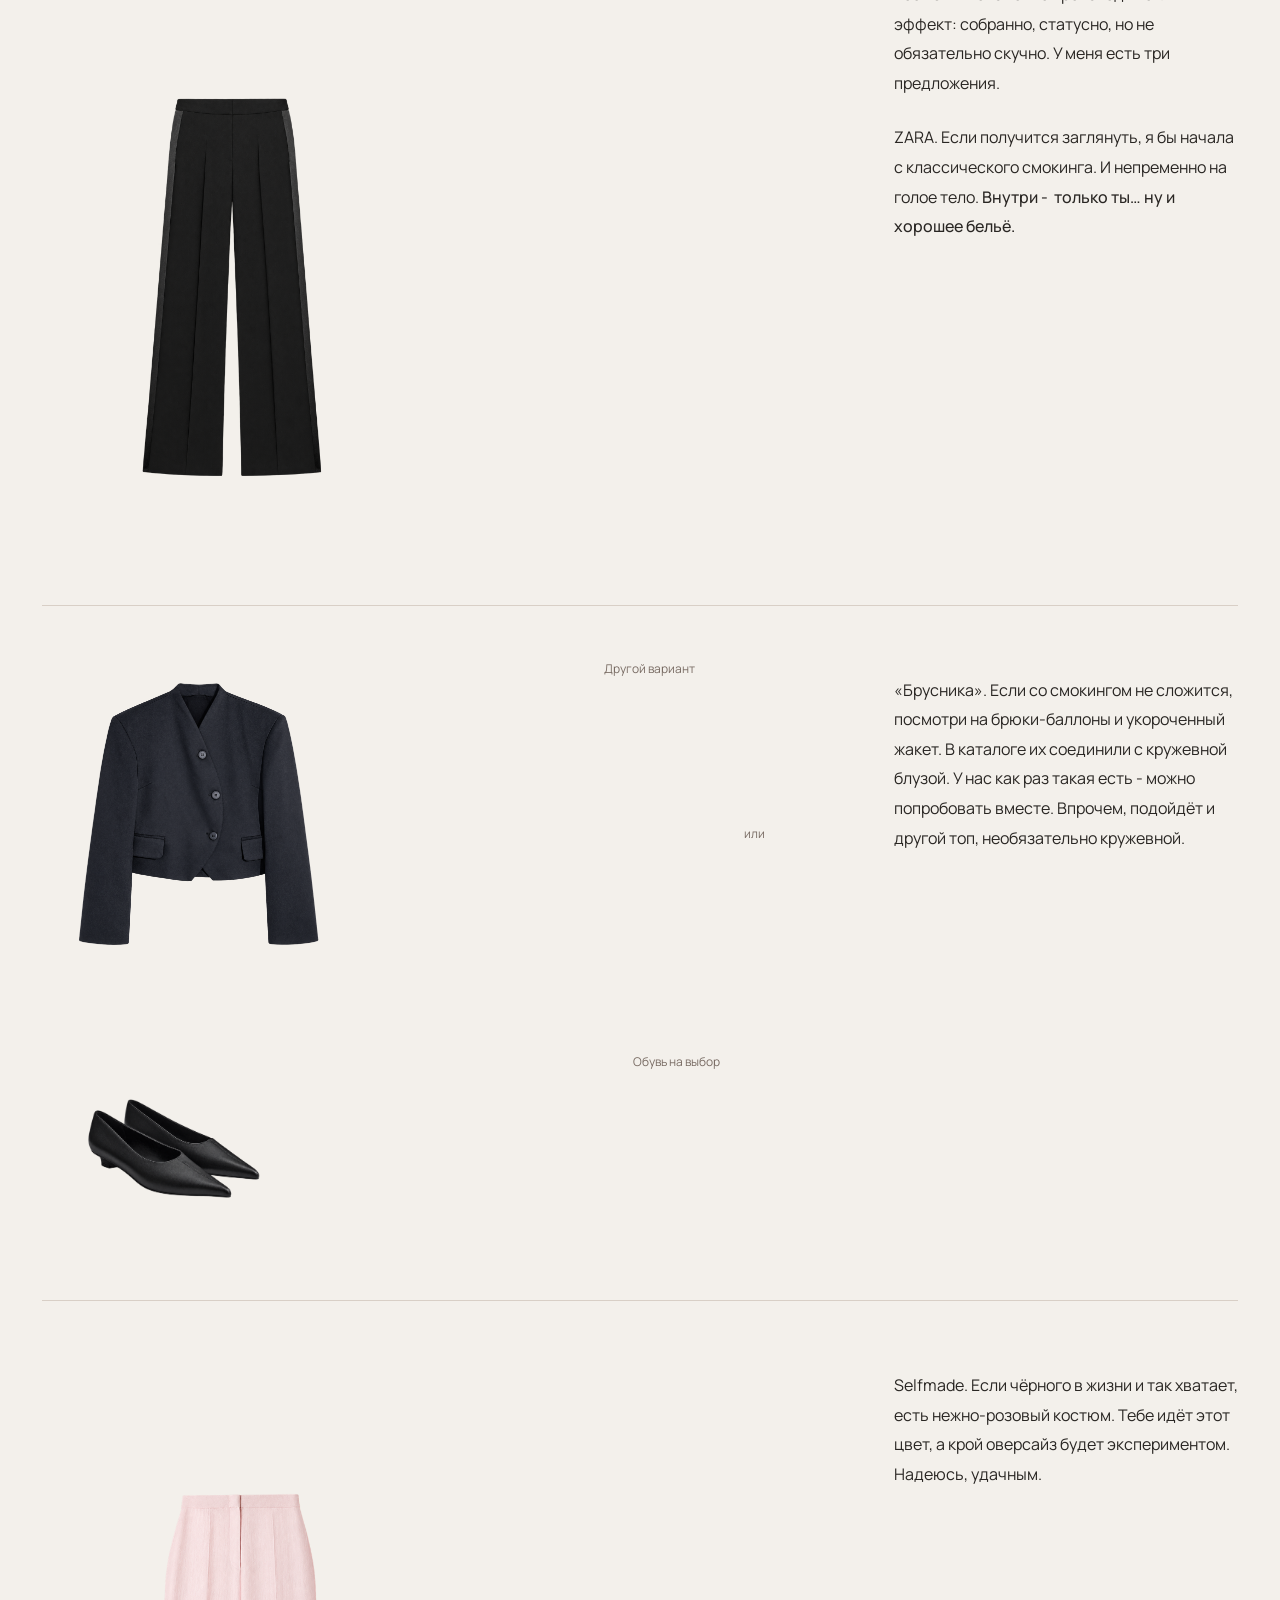
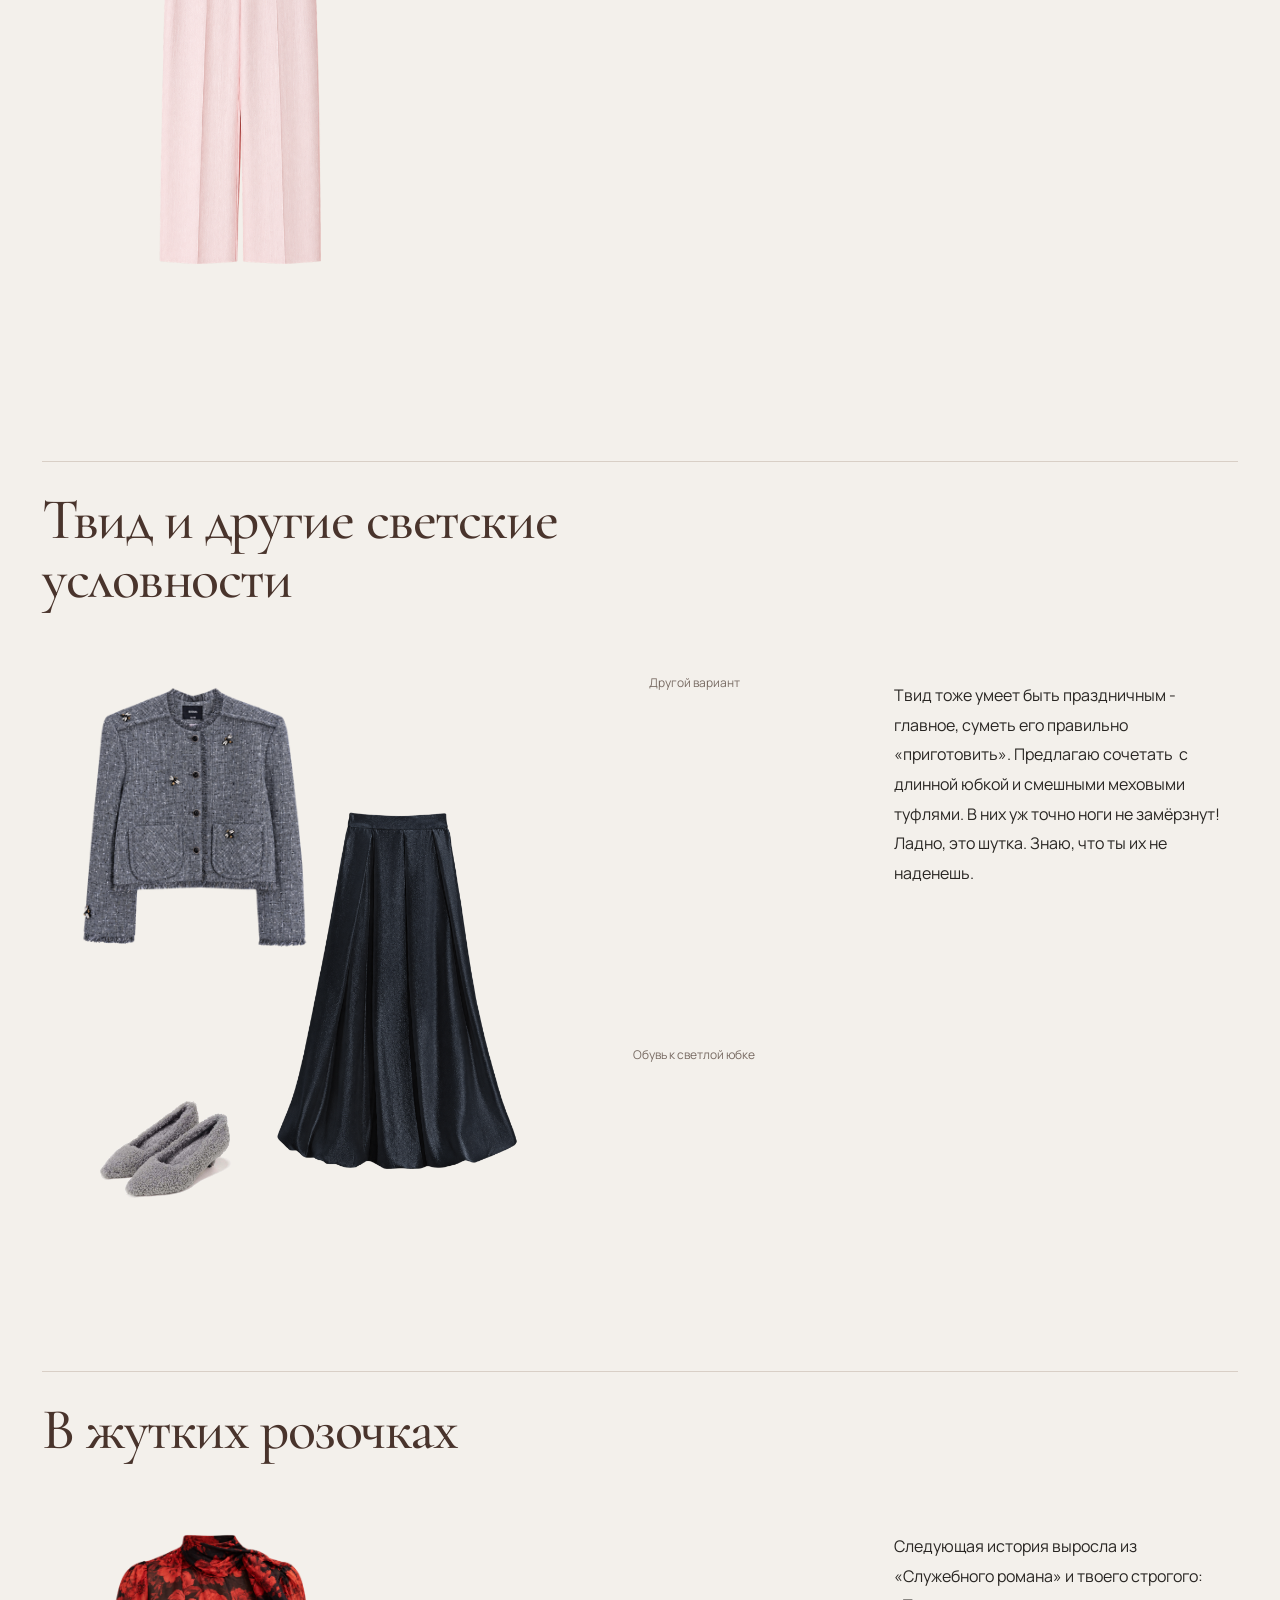
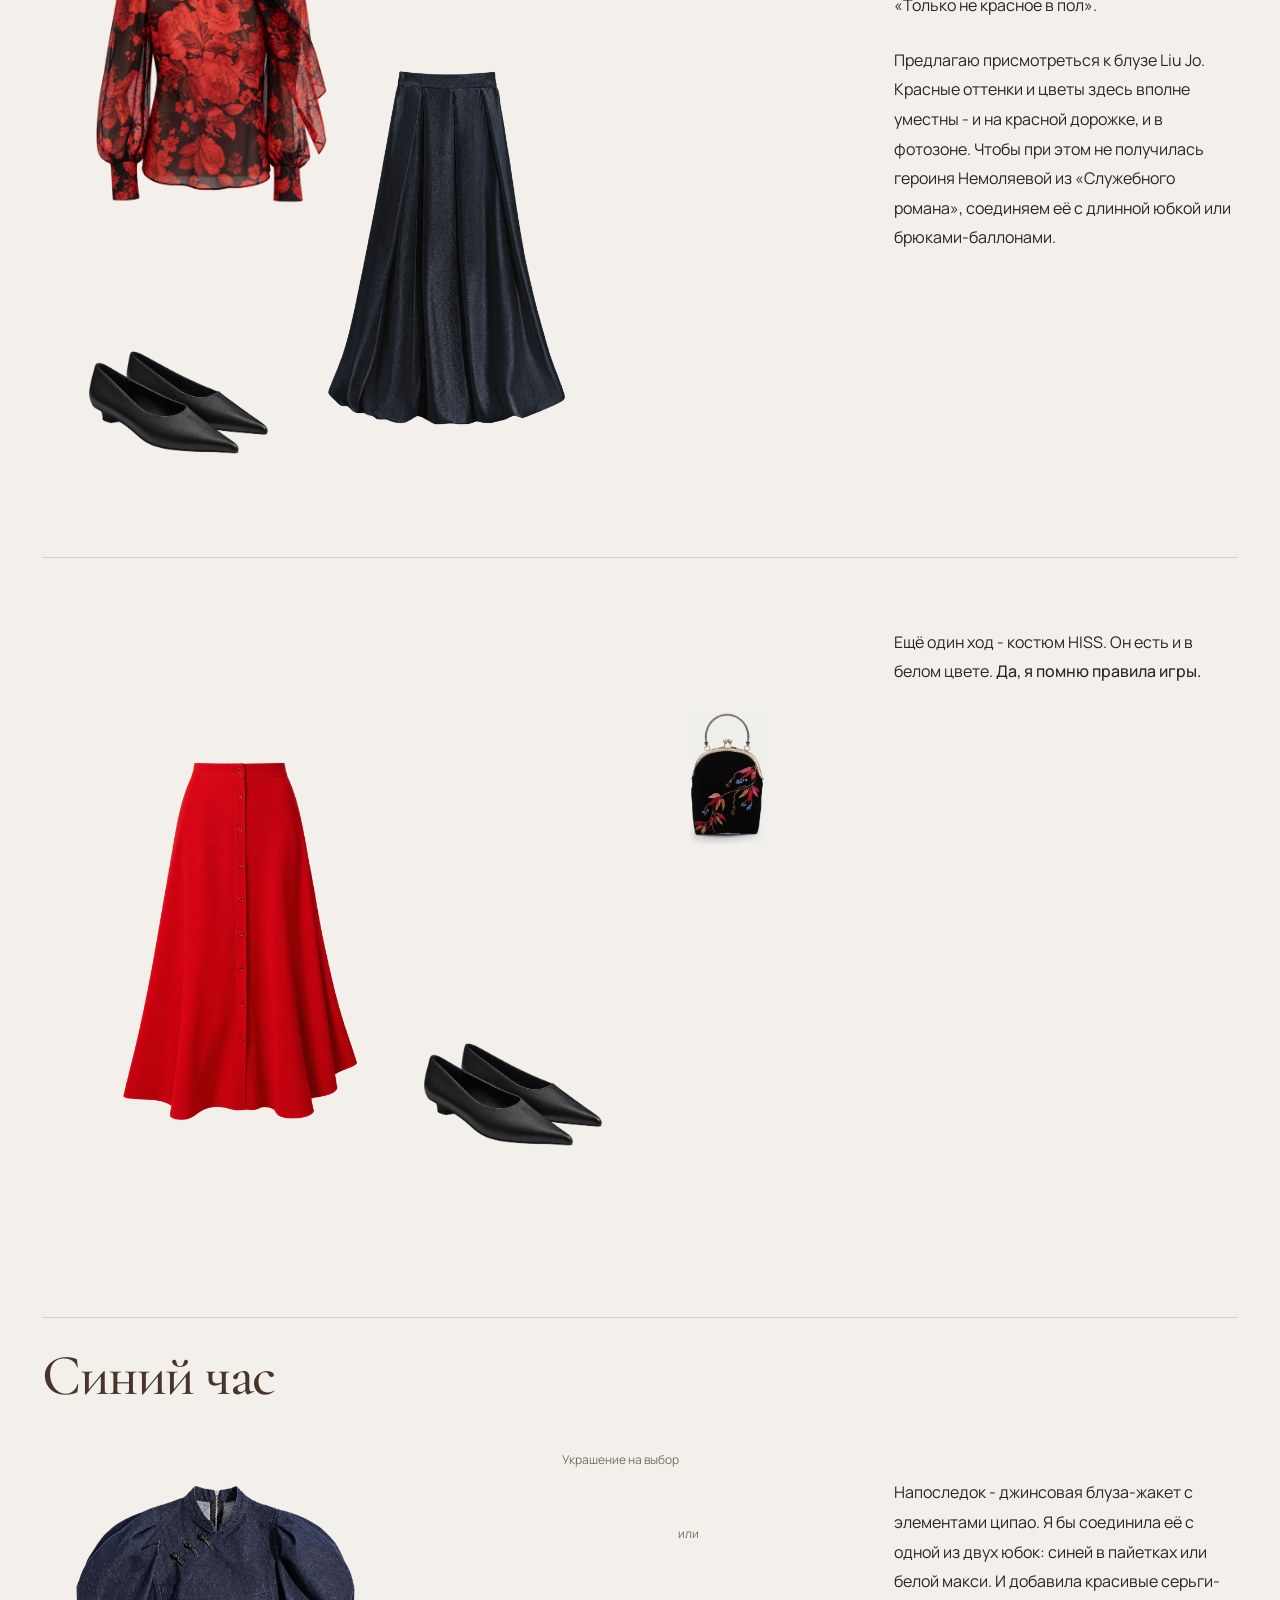
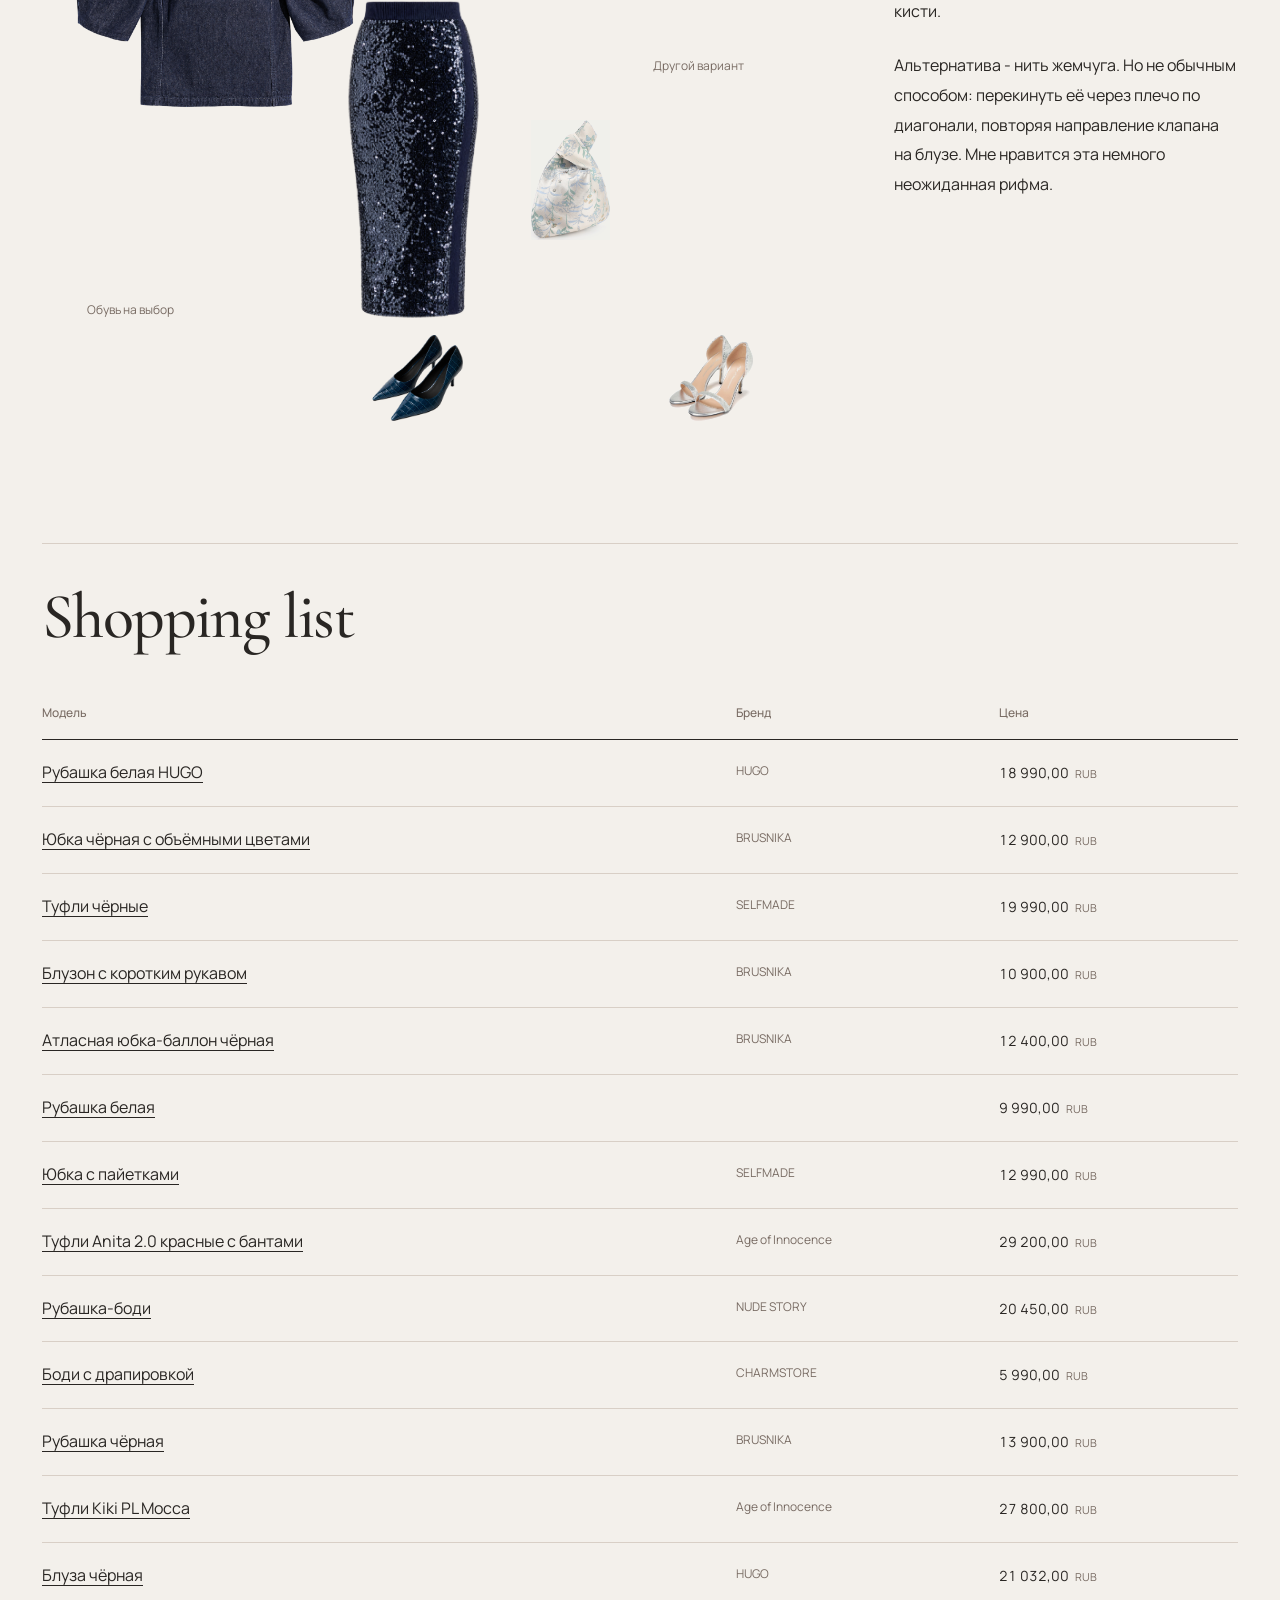
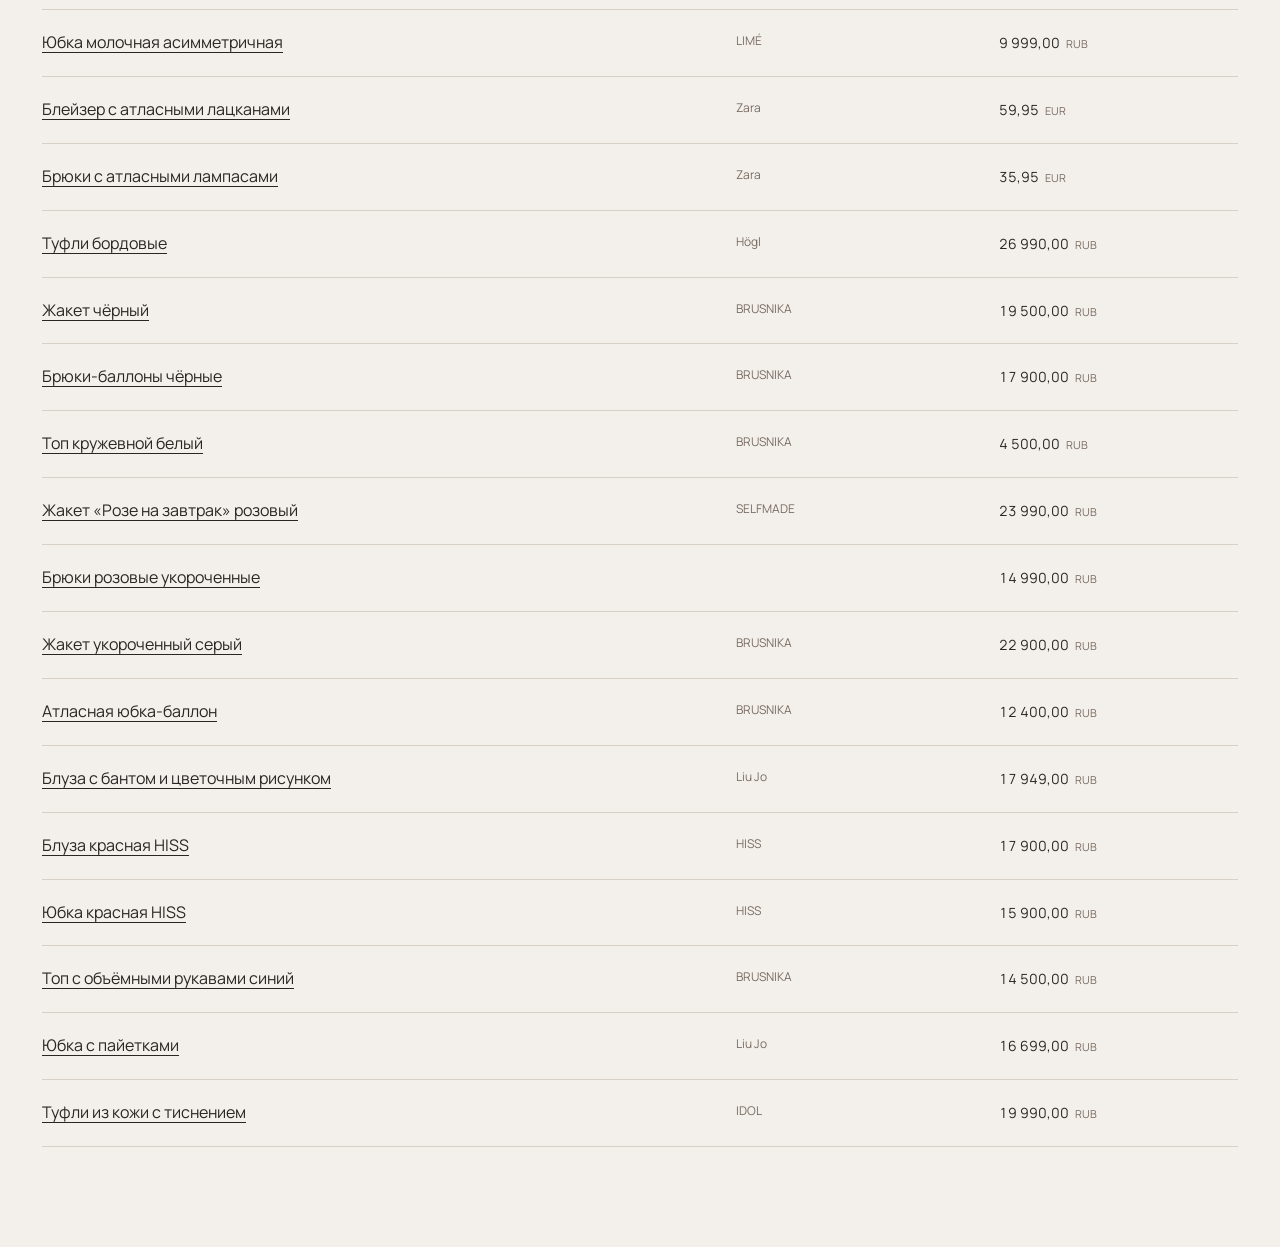
<file: vera/index.html>
<!doctype html><html lang="ru"><head><meta charset="utf-8"><meta name="viewport" content="width=device-width,initial-scale=1"><meta name="robots" content="noindex, nofollow"><meta name="theme-color" content="#f3f0eb"><title>Вы поедете на бал? — Новогодние образы для Веры</title><link rel="icon" href="data:,"><link rel="preload" href="assets/fonts/CormorantGaramond-Variable.ttf" as="font" type="font/ttf" crossorigin><link rel="preload" href="assets/fonts/Manrope-Variable.ttf" as="font" type="font/ttf" crossorigin><link rel="stylesheet" href="assets/horizontal.css"></head><body><main><header class="cover" id="cover"><img class="cover-photo" src="assets/cover.png" alt="Вера в красном платье на лестнице" width="3584" height="4800" fetchpriority="high"><div class="cover-copy"><h1><span>Вы поедете </span><span>на бал?</span></h1><p class="cover-sub" data-author="1">Да и нет не говорить, чёрное и белое (и красное в пол) не носить</p><p class="cover-name" data-author="2">Новогодние образы для Веры</p></div></header><section class="editorial-chapter introduction" id="before-ball"><h2 data-author="3">Перед балом</h2><div class="intro-prose"><p class="author-copy " data-author="4">Решаем задачку со звездочкой – как совместить все новогодние роли на празднике и остаться в живых. Корпоративы обычно  проходят в довольно официальной обстановке, и хочется ей соответствовать: без голых спин и бриллиантов. Так за счёт чего добавить праздника? Обувь, сумка, украшения - и вечерний эффект сразу ×2.</p><p class="author-copy " data-author="5">Ссылки на украшения и сумки я пока не включала: будем выбирать их под конкретный образ. Здесь они для примера - чтобы было видно, как всё может заработать вместе.</p><p class="author-copy aside" data-author="6">А чёрное, белое и красное в подборке всё-таки будут. Иначе какая же это игра?</p></div></section><section class="editorial-chapter" id="white-shirts"><header class="chapter-opening"><h2 data-author="7">Белая рубашка получает приглашение</h2></header><article class="story " data-story="1"><div class="story-visual"><div class="composition" data-look="1"><button class="picture positioned" type="button" style="--ratio:0.62610798;left:36.725624440000004%;top:27.083333333333332%;width:27.548751120000002%;height:61.11111111111111%;" data-ratio="0.62610798" data-item="P039" aria-label="Увеличить: Юбка чёрная с объёмными цветами" data-title="Юбка чёрная с объёмными цветами"><img class="crop-img" src="assets/garment-02.png" alt="Юбка чёрная с объёмными цветами" width="1024" height="1536" style="width:131.78893179%;height:123.77115230%;left:-17.50321750%;top:-13.13456890%" loading="lazy" decoding="async"></button><button class="picture positioned" type="button" style="--ratio:0.84840871;left:5.652847575000001%;top:4.861111111111111%;width:29.694304849999998%;height:48.61111111111111%;" data-ratio="0.84840871" data-item="P002" aria-label="Увеличить: Рубашка белая HUGO" data-title="Рубашка белая HUGO"><img class="crop-img" src="assets/garment-03.png" alt="Рубашка белая HUGO" width="1044" height="1503" style="width:103.06021718%;height:125.87939698%;left:-1.57946693%;top:-14.40536013%" loading="lazy" decoding="async"></button><button class="picture positioned original-matte" type="button" style="--ratio:0.75553858;left:69.20015278%;top:10.416666666666666%;width:13.599694439999999%;height:25.0%;" data-ratio="0.75553858" data-item="ribbon" aria-label="Увеличить: Украшение с чёрными лентами и жемчугом" data-title="Украшение с чёрными лентами и жемчугом"><img class="crop-img" src="assets/accessory-04.png" alt="Украшение с чёрными лентами и жемчугом" width="1122" height="1402" style="width:113.44792720%;height:107.10466005%;left:-8.08897877%;top:-4.20168067%" loading="lazy" decoding="async"></button><button class="picture positioned" type="button" style="--ratio:1.73921201;left:66.82551593000001%;top:69.44444444444444%;width:24.34896814%;height:19.444444444444443%;" data-ratio="1.73921201" data-item="P015" aria-label="Увеличить: Туфли чёрные" data-title="Туфли чёрные"><img class="crop-img" src="assets/garment-01.png" alt="Туфли чёрные" width="1044" height="1507" style="width:112.62135922%;height:282.73921201%;left:-7.33549083%;top:-102.43902439%" loading="lazy" decoding="async"></button></div></div><div class="story-panel"><p class="author-copy " data-author="8">Продолжим офисную эстетику - но с поправкой на вечер. Белая рубашка вполне может стать основой праздничного образа, если у неё выразительная ткань, интересный крой или необычные детали. Я выбрала три, и у каждой свой характер.</p><p class="author-copy " data-author="9">HUGO. Рубашка держит форму, у неё вышивка сбоку. Я бы носила её навыпуск.</p></div></article><article class="story story--reverse" data-story="2"><div class="story-visual"><div class="composition" data-look="2"><button class="picture positioned" type="button" style="--ratio:0.67381317;left:35.1707503825%;top:24.305555555555554%;width:30.658499235%;height:63.19444444444444%;" data-ratio="0.67381317" data-item="P034" aria-label="Увеличить: Атласная юбка-баллон чёрная" data-title="Атласная юбка-баллон чёрная"><img class="crop-img" src="assets/garment-08.png" alt="Атласная юбка-баллон чёрная" width="1024" height="1536" style="width:116.36363636%;height:117.61102603%;left:-8.40909091%;top:-10.41347626%" loading="lazy" decoding="async"></button><button class="picture positioned" type="button" style="--ratio:1.07630878;left:3.817213910000001%;top:6.944444444444445%;width:33.36557218%;height:43.05555555555556%;" data-ratio="1.07630878" data-item="P006" aria-label="Увеличить: Блузон с коротким рукавом" data-title="Блузон с коротким рукавом"><img class="crop-img" src="assets/garment-05.png" alt="Блузон с коротким рукавом" width="1246" height="1262" style="width:102.72052762%;height:111.97870453%;left:-1.64880462%;top:-6.65483585%" loading="lazy" decoding="async"></button><button class="picture positioned original-matte" type="button" style="--ratio:0.47553018;left:71.552406195%;top:6.944444444444445%;width:6.895187610000001%;height:20.13888888888889%;" data-ratio="0.47553018" data-item="gold-earrings" aria-label="Увеличить: Золотистые серьги-кисти" data-title="Золотистые серьги-кисти"><img class="crop-img" src="assets/accessory-06.png" alt="Золотистые серьги-кисти" width="1122" height="1402" style="width:192.45283019%;height:114.35562806%;left:-45.62607204%;top:-7.91190865%" loading="lazy" decoding="async"></button><button class="picture positioned original-matte" type="button" style="--ratio:0.66446182;left:75.01653635%;top:39.583333333333336%;width:9.9669273%;height:20.833333333333332%;" data-ratio="0.66446182" data-item="knot-bag" aria-label="Увеличить: Сумочка-узелок" data-title="Сумочка-узелок"><img class="crop-img" src="assets/accessory-07.png" alt="Сумочка-узелок" width="1524" height="2200" style="width:137.91855204%;height:132.29104029%;left:-18.91402715%;top:-11.84606133%" loading="lazy" decoding="async"></button><button class="picture positioned" type="button" style="--ratio:1.73921201;left:68.12992493750001%;top:74.30555555555556%;width:21.740150125%;height:17.36111111111111%;" data-ratio="1.73921201" data-item="P015" aria-label="Увеличить: Туфли чёрные" data-title="Туфли чёрные"><img class="crop-img" src="assets/garment-01.png" alt="Туфли чёрные" width="1044" height="1507" style="width:112.62135922%;height:282.73921201%;left:-7.33549083%;top:-102.43902439%" loading="lazy" decoding="async"></button></div></div><div class="story-panel"><p class="author-copy " data-author="10">Блуза с рукавами-фонариками. Немного азиатского настроения: к ней просятся серьги-кисти и сумочка-узелок.</p></div></article><article class="story " data-story="3"><div class="story-visual"><div class="composition" data-look="3"><button class="picture positioned" type="button" style="--ratio:0.65734266;left:35.20769226%;top:31.66666667%;width:24.58461548%;height:51.94444444%;" data-ratio="0.65734266" data-item="P013" aria-label="Увеличить: Юбка с пайетками" data-title="Юбка с пайетками"><img class="crop-img" src="assets/garment-10.png" alt="Юбка с пайетками" width="1086" height="1448" style="width:144.41489362%;height:126.57342657%;left:-22.34042553%;top:-12.50000000%" loading="lazy" decoding="async"></button><button class="picture positioned" type="button" style="--ratio:0.86858686;left:4.8854635250000005%;top:5.555555555555555%;width:28.22907295%;height:45.138888888888886%;" data-ratio="0.86858686" data-item="P001" aria-label="Увеличить: Рубашка белая" data-title="Рубашка белая"><img class="crop-img" src="assets/garment-09.png" alt="Рубашка белая" width="1027" height="1507" style="width:106.42487047%;height:135.64356436%;left:-4.24870466%;top:-17.64176418%" loading="lazy" decoding="async"></button><button class="picture positioned original-matte" type="button" style="--ratio:1.61889764;left:60.73858267000001%;top:10.416666666666666%;width:10.52283466%;height:9.027777777777777%;" data-ratio="1.61889764" data-item="gold-cuff" aria-label="Увеличить: Золотистое колье" data-title="Золотистое колье"><img class="crop-img" src="assets/accessory-12.png" alt="Золотистое колье" width="1122" height="1402" style="width:109.14396887%;height:220.78740157%;left:-5.83657588%;top:-64.40944882%" loading="lazy" decoding="async"></button><button class="picture positioned original-matte" type="button" style="--ratio:0.56992084;left:62.51055412000001%;top:41.666666666666664%;width:7.978891759999999%;height:19.444444444444443%;" data-ratio="0.56992084" data-item="embroidered-bag" aria-label="Увеличить: Сумка с цветочной вышивкой" data-title="Сумка с цветочной вышивкой"><img class="crop-img" src="assets/accessory-13.png" alt="Сумка с цветочной вышивкой" width="322" height="465" style="width:149.07407407%;height:122.69129288%;left:-25.00000000%;top:-10.02638522%" loading="lazy" decoding="async"></button><button class="picture positioned" type="button" style="--ratio:1.73921201;left:4.695121935%;top:75.0%;width:22.60975613%;height:18.055555555555554%;" data-ratio="1.73921201" data-item="P015" aria-label="Увеличить: Туфли чёрные" data-title="Туфли чёрные"><img class="crop-img" src="assets/garment-01.png" alt="Туфли чёрные" width="1044" height="1507" style="width:112.62135922%;height:282.73921201%;left:-7.33549083%;top:-102.43902439%" loading="lazy" decoding="async"></button></div></div><div class="story-panel"><p class="author-copy " data-author="11">Selfmade. Нежная и мягкая - её удобно заправить или надеть под жакет.</p><p class="author-copy " data-author="12">В компанию ко всем трём - акцентная юбка или брюки. Пусть именно низ отвечает за праздничность.</p></div></article></section><section class="editorial-chapter" id="bodysuits"><header class="chapter-opening"><h2 data-author="13">Боди: всё на месте</h2></header><article class="story story--reverse" data-story="4"><div class="story-visual"><div class="composition" data-look="4"><button class="picture positioned" type="button" style="--ratio:0.67381317;left:29.513016845000003%;top:30.555555555555554%;width:28.973966309999998%;height:59.72222222222222%;" data-ratio="0.67381317" data-item="P034" aria-label="Увеличить: Атласная юбка-баллон чёрная" data-title="Атласная юбка-баллон чёрная"><img class="crop-img" src="assets/garment-08.png" alt="Атласная юбка-баллон чёрная" width="1024" height="1536" style="width:116.36363636%;height:117.61102603%;left:-8.40909091%;top:-10.41347626%" loading="lazy" decoding="async"></button><button class="picture positioned" type="button" style="--ratio:1.31008717;left:1.2%;top:6.944444444444445%;width:41.92278944%;height:44.44444444444444%;" data-ratio="1.31008717" data-item="P009" aria-label="Увеличить: Рубашка-боди" data-title="Рубашка-боди"><img class="crop-img" src="assets/garment-14.png" alt="Рубашка-боди" width="1086" height="1448" style="width:103.23193916%;height:180.32378580%;left:-1.71102662%;top:-38.23163138%" loading="lazy" decoding="async"></button><button class="picture positioned original-matte" type="button" style="--ratio:0.28482972;left:58.650154810000004%;top:5.555555555555555%;width:4.69969038%;height:22.916666666666668%;" data-ratio="0.28482972" data-item="pendant" aria-label="Увеличить: Длинное украшение с подвеской" data-title="Длинное украшение с подвеской"><img class="crop-img" src="assets/accessory-15.png" alt="Длинное украшение с подвеской" width="1122" height="1402" style="width:304.89130435%;height:108.51393189%;left:-112.77173913%;top:-3.86996904%" loading="lazy" decoding="async"></button><button class="picture positioned original-matte" type="button" style="--ratio:0.56992084;left:59.153034330000004%;top:43.75%;width:7.693931340000001%;height:18.75%;" data-ratio="0.56992084" data-item="embroidered-bag" aria-label="Увеличить: Сумка с цветочной вышивкой" data-title="Сумка с цветочной вышивкой"><img class="crop-img" src="assets/accessory-13.png" alt="Сумка с цветочной вышивкой" width="322" height="465" style="width:149.07407407%;height:122.69129288%;left:-25.00000000%;top:-10.02638522%" loading="lazy" decoding="async"></button><button class="picture positioned" type="button" style="--ratio:1.73921201;left:7.1299249375%;top:73.61111111111111%;width:21.740150125%;height:17.36111111111111%;" data-ratio="1.73921201" data-item="P015" aria-label="Увеличить: Туфли чёрные" data-title="Туфли чёрные"><img class="crop-img" src="assets/garment-01.png" alt="Туфли чёрные" width="1044" height="1507" style="width:112.62135922%;height:282.73921201%;left:-7.33549083%;top:-102.43902439%" loading="lazy" decoding="async"></button><button class="picture positioned" type="button" style="--ratio:0.77795031;left:77.80395963250001%;top:9.027777777777777%;width:14.392080735000002%;height:25.694444444444443%;" data-ratio="0.77795031" data-item="P011" aria-label="Увеличить: Боди с драпировкой" data-title="Боди с драпировкой"><img class="crop-img" src="assets/garment-17.png" alt="Боди с драпировкой" width="1024" height="1532" style="width:102.19560878%;height:118.94409938%;left:-1.09780439%;top:-11.18012422%" loading="lazy" decoding="async"></button><button class="picture positioned" type="button" style="--ratio:1.49575758;left:74.77333331%;top:75.69444444444444%;width:16.45333338%;height:15.277777777777777%;" data-ratio="1.49575758" data-item="P028" aria-label="Увеличить: Туфли Anita 2.0 красные с бантами" data-title="Туфли Anita 2.0 красные с бантами"><img class="crop-img" src="assets/garment-11.png" alt="Туфли Anita 2.0 красные с бантами" width="1254" height="1254" style="width:101.62074554%;height:152.00000000%;left:-1.62074554%;top:-29.21212121%" loading="lazy" decoding="async"></button><button class="picture positioned original-matte" type="button" style="--ratio:0.76090226;left:79.244360875%;top:45.833333333333336%;width:9.51127825%;height:17.36111111111111%;" data-ratio="0.76090226" data-item="fringe" aria-label="Увеличить: Серебристое колье с бахромой" data-title="Серебристое колье с бахромой"><img class="crop-img" src="assets/accessory-16.png" alt="Серебристое колье с бахромой" width="1122" height="1402" style="width:110.86956522%;height:105.41353383%;left:-6.22529644%;top:-3.53383459%" loading="lazy" decoding="async"></button><p class="choice-label stage-label" style="left:74.5%;top:3.4722222222222223%;">Другой вариант</p><p class="choice-label stage-label" style="left:79.5%;top:39.583333333333336%;">или</p><p class="choice-label stage-label" style="left:73.5%;top:69.44444444444444%;">Обувь на выбор</p></div></div><div class="story-panel"><p class="author-copy " data-author="14">Роль рубашки отлично выполнит и боди. Не придётся весь вечер думать, достаточно ли аккуратно всё заправлено. Сочетаем с выразительной юбкой или брюками - и можно спокойно отправляться на бал.</p></div></article></section><section class="editorial-chapter" id="inverse"><header class="chapter-opening"><h2 data-author="15">Ход наоборот</h2></header><article class="story " data-story="5"><div class="story-visual"><div class="composition" data-look="5"><button class="picture positioned" type="button" style="--ratio:0.56139053;left:9.368713074999999%;top:26.38888888888889%;width:25.262573850000003%;height:62.5%;" data-ratio="0.56139053" data-item="C004_юбка" aria-label="Увеличить: Костюм из кружевного верха и юбки" data-title="Костюм из кружевного верха и юбки"><img class="crop-img" src="assets/garment-19.png" alt="Костюм из кружевного верха и юбки" width="1024" height="1536" style="width:134.91436100%;height:113.60946746%;left:-17.52305665%;top:-7.32248521%" loading="lazy" decoding="async"></button><button class="picture positioned" type="button" style="--ratio:0.76244898;left:45.228979585000005%;top:4.861111111111111%;width:25.54204083%;height:46.52777777777778%;" data-ratio="0.76244898" data-item="P035" aria-label="Увеличить: Рубашка чёрная" data-title="Рубашка чёрная"><img class="crop-img" src="assets/garment-18.png" alt="Рубашка чёрная" width="1023" height="1538" style="width:109.52890792%;height:125.55102041%;left:-4.81798715%;top:-11.59183673%" loading="lazy" decoding="async"></button><button class="picture positioned original-matte" type="button" style="--ratio:0.75553858;left:3.522345295%;top:4.166666666666667%;width:10.95530941%;height:20.13888888888889%;" data-ratio="0.75553858" data-item="ribbon" aria-label="Увеличить: Украшение с чёрными лентами и жемчугом" data-title="Украшение с чёрными лентами и жемчугом"><img class="crop-img" src="assets/accessory-04.png" alt="Украшение с чёрными лентами и жемчугом" width="1122" height="1402" style="width:113.44792720%;height:107.10466005%;left:-8.08897877%;top:-4.20168067%" loading="lazy" decoding="async"></button><button class="picture positioned" type="button" style="--ratio:1.42354369;left:51.1028519375%;top:74.30555555555556%;width:17.794296125%;height:17.36111111111111%;" data-ratio="1.42354369" data-item="P027" aria-label="Увеличить: Туфли Kiki PL Mocca" data-title="Туфли Kiki PL Mocca"><img class="crop-img" src="assets/garment-20.png" alt="Туфли Kiki PL Mocca" width="1254" height="1254" style="width:106.90537084%;height:152.18446602%;left:-4.26257460%;top:-36.28640777%" loading="lazy" decoding="async"></button><button class="picture positioned original-matte" type="button" style="--ratio:0.28482972;left:82.22291023%;top:43.75%;width:5.554179540000001%;height:27.083333333333332%;" data-ratio="0.28482972" data-item="pendant" aria-label="Увеличить: Длинное украшение с подвеской" data-title="Длинное украшение с подвеской"><img class="crop-img" src="assets/accessory-15.png" alt="Длинное украшение с подвеской" width="1122" height="1402" style="width:304.89130435%;height:108.51393189%;left:-112.77173913%;top:-3.86996904%" loading="lazy" decoding="async"></button><p class="choice-label stage-label" style="left:82.5%;top:37.5%;">или</p></div></div><div class="story-panel"><p class="author-copy " data-author="16">А теперь инверсия: чёрный верх и светлый низ. Здесь вполне пригодится кружевная юбка из твоего гардероба. Пусть тоже выйдет в свет.</p></div></article><article class="story story--reverse" data-story="6"><div class="story-visual"><div class="composition" data-look="6"><button class="picture positioned" type="button" style="--ratio:0.86568987;left:2.9548228600000015%;top:27.77777777777778%;width:38.09035428%;height:61.11111111111111%;" data-ratio="0.86568987" data-item="P029" aria-label="Увеличить: Юбка молочная асимметричная" data-title="Юбка молочная асимметричная"><img class="crop-img" src="assets/garment-22.png" alt="Юбка молочная асимметричная" width="1024" height="1536" style="width:144.42877292%;height:187.54578755%;left:-22.56699577%;top:-43.83394383%" loading="lazy" decoding="async"></button><button class="picture positioned" type="button" style="--ratio:0.79198767;left:40.53620961%;top:4.166666666666667%;width:26.92758078%;height:47.22222222222222%;" data-ratio="0.79198767" data-item="P004" aria-label="Увеличить: Блуза чёрная" data-title="Блуза чёрная"><img class="crop-img" src="assets/garment-21.png" alt="Блуза чёрная" width="1044" height="1507" style="width:101.55642023%;height:116.10169492%;left:-0.87548638%;top:-7.24191063%" loading="lazy" decoding="async"></button><button class="picture positioned original-matte" type="button" style="--ratio:0.75553858;left:75.766806715%;top:6.25%;width:12.46638657%;height:22.916666666666668%;" data-ratio="0.75553858" data-item="ribbon" aria-label="Увеличить: Украшение с чёрными лентами и жемчугом" data-title="Украшение с чёрными лентами и жемчугом"><img class="crop-img" src="assets/accessory-04.png" alt="Украшение с чёрными лентами и жемчугом" width="1122" height="1402" style="width:113.44792720%;height:107.10466005%;left:-8.08897877%;top:-4.20168067%" loading="lazy" decoding="async"></button><button class="picture positioned" type="button" style="--ratio:1.42354369;left:51.746966015%;top:74.30555555555556%;width:18.50606797%;height:18.055555555555554%;" data-ratio="1.42354369" data-item="P027" aria-label="Увеличить: Туфли Kiki PL Mocca" data-title="Туфли Kiki PL Mocca"><img class="crop-img" src="assets/garment-20.png" alt="Туфли Kiki PL Mocca" width="1254" height="1254" style="width:106.90537084%;height:152.18446602%;left:-4.26257460%;top:-36.28640777%" loading="lazy" decoding="async"></button><button class="picture positioned original-matte" type="button" style="--ratio:0.28482972;left:82.22291023%;top:45.833333333333336%;width:5.554179540000001%;height:27.083333333333332%;" data-ratio="0.28482972" data-item="pendant" aria-label="Увеличить: Длинное украшение с подвеской" data-title="Длинное украшение с подвеской"><img class="crop-img" src="assets/accessory-15.png" alt="Длинное украшение с подвеской" width="1122" height="1402" style="width:304.89130435%;height:108.51393189%;left:-112.77173913%;top:-3.86996904%" loading="lazy" decoding="async"></button><p class="choice-label stage-label" style="left:82.5%;top:39.583333333333336%;">или</p></div></div><div class="story-panel"></div></article></section><section class="editorial-chapter" id="suits"><header class="chapter-opening"><h2 data-author="17">Костюм имеет право на праздник</h2></header><article class="story " data-story="9"><div class="story-visual"><div class="composition" data-look="9"><button class="picture positioned" type="button" style="--ratio:0.47797834;left:12.00649818%;top:25.694444444444443%;width:21.98700364%;height:63.888888888888886%;" data-ratio="0.47797834" data-item="P020" aria-label="Увеличить: Брюки с атласными лампасами" data-title="Брюки с атласными лампасами"><img class="crop-img" src="assets/garment-32.png" alt="Брюки с атласными лампасами" width="1024" height="1536" style="width:154.68277946%;height:110.90252708%;left:-27.34138973%;top:-5.70397112%" loading="lazy" decoding="async"></button><button class="picture positioned" type="button" style="--ratio:0.90557554;left:34.152428050000005%;top:4.861111111111111%;width:31.695143899999998%;height:48.61111111111111%;" data-ratio="0.90557554" data-item="P019" aria-label="Увеличить: Блейзер с атласными лацканами" data-title="Блейзер с атласными лацканами"><img class="crop-img" src="assets/garment-31.png" alt="Блейзер с атласными лацканами" width="1024" height="1536" style="width:101.68818272%;height:138.12949640%;left:-0.89374379%;top:-16.63669065%" loading="lazy" decoding="async"></button><button class="picture positioned original-matte" type="button" style="--ratio:0.48384673;left:74.88730279500001%;top:5.555555555555555%;width:8.22539441%;height:23.61111111111111%;" data-ratio="0.48384673" data-item="silver-scarf" aria-label="Увеличить: Серебристое украшение с кистями" data-title="Серебристое украшение с кистями"><img class="crop-img" src="assets/accessory-33.png" alt="Серебристое украшение с кистями" width="1122" height="1402" style="width:174.22360248%;height:105.33433509%;left:-43.16770186%;top:-2.55447032%" loading="lazy" decoding="async"></button><button class="picture positioned original-matte" type="button" style="--ratio:0.91954948;left:74.29304101%;top:41.666666666666664%;width:12.41391798%;height:18.75%;" data-ratio="0.91954948" data-item="wine-bag" aria-label="Увеличить: Бордовая сумка-узел" data-title="Бордовая сумка-узел"><img class="crop-img" src="assets/accessory-34.png" alt="Бордовая сумка-узел" width="1524" height="2200" style="width:133.33333333%;height:176.99115044%;left:-16.18547682%;top:-49.47707160%" loading="lazy" decoding="async"></button><button class="picture positioned" type="button" style="--ratio:1.65292553;left:41.6692154375%;top:75.69444444444444%;width:20.661569125%;height:17.36111111111111%;" data-ratio="1.65292553" data-item="P016" aria-label="Увеличить: Туфли бордовые" data-title="Туфли бордовые"><img class="crop-img" src="assets/garment-35.png" alt="Туфли бордовые" width="1536" height="1024" style="width:123.57200322%;height:136.17021277%;left:-12.46983105%;top:-23.00531915%" loading="lazy" decoding="async"></button></div></div><div class="story-panel"><p class="author-copy " data-author="18">Костюмы неизменно производят отличный эффект: собранно, статусно, но не обязательно скучно. У меня есть три предложения.</p><p class="author-copy " data-author="19">ZARA. Если получится заглянуть, я бы начала с классического смокинга. И непременно на голое тело. <em>Внутри -  только ты… ну и хорошее бельё.</em></p></div></article><article class="story story--reverse" data-story="8"><div class="story-visual"><div class="composition" data-look="8"><button class="picture positioned" type="button" style="--ratio:0.49856938;left:35.03147364%;top:30.555555555555554%;width:21.93705272%;height:61.11111111111111%;" data-ratio="0.49856938" data-item="P040" aria-label="Увеличить: Брюки-баллоны чёрные" data-title="Брюки-баллоны чёрные"><img class="crop-img" src="assets/garment-27.png" alt="Брюки-баллоны чёрные" width="1024" height="1536" style="width:146.91535151%;height:109.87124464%;left:-23.81635581%;top:-3.86266094%" loading="lazy" decoding="async"></button><button class="picture positioned" type="button" style="--ratio:0.91444867;left:4.368821280000001%;top:6.944444444444445%;width:29.26235744%;height:44.44444444444444%;" data-ratio="0.91444867" data-item="P041" aria-label="Увеличить: Жакет чёрный" data-title="Жакет чёрный"><img class="crop-img" src="assets/garment-29.png" alt="Жакет чёрный" width="1024" height="1536" style="width:106.44490644%;height:146.00760456%;left:-3.32640333%;top:-25.85551331%" loading="lazy" decoding="async"></button><button class="picture positioned" type="button" style="--ratio:1.73921201;left:5.56472794%;top:77.08333333333333%;width:20.870544119999998%;height:16.666666666666668%;" data-ratio="1.73921201" data-item="P015" aria-label="Увеличить: Туфли чёрные" data-title="Туфли чёрные"><img class="crop-img" src="assets/garment-01.png" alt="Туфли чёрные" width="1044" height="1507" style="width:112.62135922%;height:282.73921201%;left:-7.33549083%;top:-102.43902439%" loading="lazy" decoding="async"></button><button class="picture positioned" type="button" style="--ratio:1.01144366;left:63.644146145%;top:9.027777777777777%;width:18.711707710000002%;height:25.694444444444443%;" data-ratio="1.01144366" data-item="C004_верх" aria-label="Увеличить: Костюм из кружевного верха и юбки" data-title="Костюм из кружевного верха и юбки"><img class="crop-img" src="assets/garment-28.png" alt="Костюм из кружевного верха и юбки" width="1246" height="1263" style="width:108.44212359%;height:111.17957746%;left:-4.35161010%;top:-5.36971831%" loading="lazy" decoding="async"></button><button class="picture positioned" type="button" style="--ratio:0.68476621;left:83.679487215%;top:36.11111111111111%;width:11.64102557%;height:23.61111111111111%;" data-ratio="0.68476621" data-item="P038" aria-label="Увеличить: Топ кружевной белый" data-title="Топ кружевной белый"><img class="crop-img" src="assets/garment-30.png" alt="Топ кружевной белый" width="1024" height="1536" style="width:112.77533040%;height:115.83710407%;left:-5.83700441%;top:-6.48567119%" loading="lazy" decoding="async"></button><button class="picture positioned" type="button" style="--ratio:1.42354369;left:72.10285193749999%;top:76.38888888888889%;width:17.794296125%;height:17.36111111111111%;" data-ratio="1.42354369" data-item="P027" aria-label="Увеличить: Туфли Kiki PL Mocca" data-title="Туфли Kiki PL Mocca"><img class="crop-img" src="assets/garment-20.png" alt="Туфли Kiki PL Mocca" width="1254" height="1254" style="width:106.90537084%;height:152.18446602%;left:-4.26257460%;top:-36.28640777%" loading="lazy" decoding="async"></button><p class="choice-label stage-label" style="left:68.0%;top:3.4722222222222223%;">Другой вариант</p><p class="choice-label stage-label" style="left:85.0%;top:31.25%;">или</p><p class="choice-label stage-label" style="left:71.5%;top:69.44444444444444%;">Обувь на выбор</p></div></div><div class="story-panel"><p class="author-copy " data-author="20">«Брусника». Если со смокингом не сложится, посмотри на брюки-баллоны и укороченный жакет. В каталоге их соединили с кружевной блузой. У нас как раз такая есть - можно попробовать вместе. Впрочем, подойдёт и другой топ, необязательно кружевной.</p></div></article><article class="story " data-story="10"><div class="story-visual"><div class="composition" data-look="10"><button class="picture positioned" type="button" style="--ratio:0.43961708;left:14.108615700000001%;top:26.38888888888889%;width:19.7827686%;height:62.5%;" data-ratio="0.43961708" data-item="P033" aria-label="Увеличить: Брюки розовые укороченные" data-title="Брюки розовые укороченные"><img class="crop-img" src="assets/garment-36.png" alt="Брюки розовые укороченные" width="1044" height="1507" style="width:174.87437186%;height:110.97201767%;left:-37.68844221%;top:-5.37555228%" loading="lazy" decoding="async"></button><button class="picture positioned" type="button" style="--ratio:0.8944193061840121;left:41.90045248868778%;top:4.166666666666667%;width:32.199095022624434%;height:50.0%;" data-ratio="0.8944193061840121" data-item="P032" aria-label="Увеличить: Жакет «Розе на завтрак» розовый" data-title="Жакет «Розе на завтрак» розовый"><img class="crop-img" src="assets/garment-37.png" alt="Жакет «Розе на завтрак» розовый" width="1186" height="1326" style="width:100.0%;height:100.0%;left:0.0%;top:0.0%" loading="lazy" decoding="async"></button><button class="picture positioned original-matte" type="button" style="--ratio:0.91954948;left:80.83326627%;top:11.11111111111111%;width:13.33346746%;height:20.13888888888889%;" data-ratio="0.91954948" data-item="wine-bag" aria-label="Увеличить: Бордовая сумка-узел" data-title="Бордовая сумка-узел"><img class="crop-img" src="assets/accessory-34.png" alt="Бордовая сумка-узел" width="1524" height="2200" style="width:133.33333333%;height:176.99115044%;left:-16.18547682%;top:-49.47707160%" loading="lazy" decoding="async"></button><button class="picture positioned" type="button" style="--ratio:1.65292553;left:65.92952129%;top:72.22222222222221%;width:23.14095742%;height:19.444444444444443%;" data-ratio="1.65292553" data-item="P016" aria-label="Увеличить: Туфли бордовые" data-title="Туфли бордовые"><img class="crop-img" src="assets/garment-35.png" alt="Туфли бордовые" width="1536" height="1024" style="width:123.57200322%;height:136.17021277%;left:-12.46983105%;top:-23.00531915%" loading="lazy" decoding="async"></button></div></div><div class="story-panel"><p class="author-copy " data-author="21">Selfmade. Если чёрного в жизни и так хватает, есть нежно-розовый костюм. Тебе идёт этот цвет, а крой оверсайз будет экспериментом. Надеюсь, удачным.</p></div></article></section><section class="editorial-chapter" id="tweed"><header class="chapter-opening"><h2 data-author="22">Твид и другие светские условности</h2></header><article class="story story--reverse" data-story="7"><div class="story-visual"><div class="composition" data-look="7"><button class="picture positioned" type="button" style="--ratio:0.67381317;left:28.3445635525%;top:27.77777777777778%;width:29.310872895%;height:60.416666666666664%;" data-ratio="0.67381317" data-item="P034" aria-label="Увеличить: Атласная юбка-баллон чёрная" data-title="Атласная юбка-баллон чёрная"><img class="crop-img" src="assets/garment-08.png" alt="Атласная юбка-баллон чёрная" width="1024" height="1536" style="width:116.36363636%;height:117.61102603%;left:-8.40909091%;top:-10.41347626%" loading="lazy" decoding="async"></button><button class="picture positioned" type="button" style="--ratio:0.86462882;left:4.882096085000001%;top:6.944444444444445%;width:27.23580783%;height:43.75%;" data-ratio="0.86462882" data-item="P036" aria-label="Увеличить: Жакет укороченный серый" data-title="Жакет укороченный серый"><img class="crop-img" src="assets/garment-24.png" alt="Жакет укороченный серый" width="1024" height="1536" style="width:103.43434343%;height:134.14847162%;left:-2.02020202%;top:-20.87336245%" loading="lazy" decoding="async"></button><button class="picture positioned original-matte" type="button" style="--ratio:0.7618683;left:55.857388975000006%;top:9.722222222222221%;width:10.28522205%;height:18.75%;" data-ratio="0.76186830" data-item="pearl-collar" aria-label="Увеличить: Жемчужное колье" data-title="Жемчужное колье"><img class="crop-img" src="assets/accessory-25.png" alt="Жемчужное колье" width="1122" height="1402" style="width:112.76381910%;height:107.35068913%;left:-7.13567839%;top:-2.75650842%" loading="lazy" decoding="async"></button><button class="picture positioned original-matte" type="button" style="--ratio:1.34439179;left:6.93364926%;top:76.38888888888889%;width:16.13270148%;height:16.666666666666668%;" data-ratio="1.34439179" data-item="fur-shoes" aria-label="Увеличить: Меховые туфли" data-title="Меховые туфли"><img class="crop-img" src="assets/accessory-26.png" alt="Меховые туфли" width="1010" height="1010" style="width:118.68390129%;height:159.55766193%;left:-9.63572268%;top:-49.60505529%" loading="lazy" decoding="async"></button><button class="picture positioned" type="button" style="--ratio:0.6539028;left:75.34536080000001%;top:11.805555555555555%;width:18.3092784%;height:38.888888888888886%;" data-ratio="0.65390280" data-item="P008" aria-label="Увеличить: Атласная юбка-баллон" data-title="Атласная юбка-баллон"><img class="crop-img" src="assets/garment-23.png" alt="Атласная юбка-баллон" width="1024" height="1536" style="width:115.31531532%;height:113.10751105%;left:-8.55855856%;top:-7.58468336%" loading="lazy" decoding="async"></button><button class="picture positioned" type="button" style="--ratio:1.42354369;left:74.60285193749999%;top:73.61111111111111%;width:17.794296125%;height:17.36111111111111%;" data-ratio="1.42354369" data-item="P027" aria-label="Увеличить: Туфли Kiki PL Mocca" data-title="Туфли Kiki PL Mocca"><img class="crop-img" src="assets/garment-20.png" alt="Туфли Kiki PL Mocca" width="1254" height="1254" style="width:106.90537084%;height:152.18446602%;left:-4.26257460%;top:-36.28640777%" loading="lazy" decoding="async"></button><p class="choice-label stage-label" style="left:73.5%;top:4.861111111111111%;">Другой вариант</p><p class="choice-label stage-label" style="left:71.5%;top:67.36111111111111%;">Обувь к светлой юбке</p></div></div><div class="story-panel"><p class="author-copy " data-author="23">Твид тоже умеет быть праздничным - главное, суметь его правильно «приготовить». Предлагаю сочетать  с длинной юбкой и смешными меховыми туфлями. В них уж точно ноги не замёрзнут! Ладно, это шутка. Знаю, что ты их не наденешь.</p></div></article></section><section class="editorial-chapter" id="roses"><header class="chapter-opening"><h2 data-author="24">В жутких розочках</h2></header><article class="story " data-story="11"><div class="story-visual"><div class="composition" data-look="11"><button class="picture positioned" type="button" style="--ratio:0.67381317;left:34.513016845%;top:29.166666666666664%;width:28.973966309999998%;height:59.72222222222222%;" data-ratio="0.67381317" data-item="P034" aria-label="Увеличить: Атласная юбка-баллон чёрная" data-title="Атласная юбка-баллон чёрная"><img class="crop-img" src="assets/garment-08.png" alt="Атласная юбка-баллон чёрная" width="1024" height="1536" style="width:116.36363636%;height:117.61102603%;left:-8.40909091%;top:-10.41347626%" loading="lazy" decoding="async"></button><button class="picture positioned" type="button" style="--ratio:0.86367415;left:6.465295062499999%;top:6.25%;width:28.069409875%;height:45.138888888888886%;" data-ratio="0.86367415" data-item="P003" aria-label="Увеличить: Блуза с бантом и цветочным рисунком" data-title="Блуза с бантом и цветочным рисунком"><img class="crop-img" src="assets/garment-38.png" alt="Блуза с бантом и цветочным рисунком" width="1044" height="1493" style="width:100.48123195%;height:124.10640067%;left:-0.19249278%;top:-8.31255195%" loading="lazy" decoding="async"></button><button class="picture positioned" type="button" style="--ratio:1.73921201;left:5.6299249375%;top:76.38888888888889%;width:21.740150125%;height:17.36111111111111%;" data-ratio="1.73921201" data-item="P015" aria-label="Увеличить: Туфли чёрные" data-title="Туфли чёрные"><img class="crop-img" src="assets/garment-01.png" alt="Туфли чёрные" width="1044" height="1507" style="width:112.62135922%;height:282.73921201%;left:-7.33549083%;top:-102.43902439%" loading="lazy" decoding="async"></button></div></div><div class="story-panel"><p class="author-copy " data-author="25">Следующая история выросла из «Служебного романа» и твоего строгого: «Только не красное в пол». </p><p class="author-copy " data-author="26">Предлагаю присмотреться к блузе Liu Jo. Красные оттенки и цветы здесь вполне уместны - и на красной дорожке, и в фотозоне. Чтобы при этом не получилась героиня Немоляевой из «Служебного романа», соединяем её с длинной юбкой или брюками-баллонами.</p></div></article><article class="story story--reverse" data-story="12"><div class="story-visual"><div class="composition" data-look="12"><button class="picture positioned" type="button" style="--ratio:0.65748031;left:9.6998032575%;top:28.47222222222222%;width:28.600393485%;height:60.416666666666664%;" data-ratio="0.65748031" data-item="P024" aria-label="Увеличить: Юбка красная HISS" data-title="Юбка красная HISS"><img class="crop-img" src="assets/garment-39.png" alt="Юбка красная HISS" width="1122" height="1402" style="width:134.37125749%;height:110.39370079%;left:-17.48502994%;top:-4.88188976%" loading="lazy" decoding="async"></button><button class="picture positioned" type="button" style="--ratio:0.96687556;left:39.529991040000006%;top:5.555555555555555%;width:30.940017919999995%;height:44.44444444444444%;" data-ratio="0.96687556" data-item="P023" aria-label="Увеличить: Блуза красная HISS" data-title="Блуза красная HISS"><img class="crop-img" src="assets/garment-40.png" alt="Блуза красная HISS" width="1122" height="1402" style="width:103.88888889%;height:125.51477171%;left:-1.94444444%;top:-13.42882722%" loading="lazy" decoding="async"></button><button class="picture positioned original-matte" type="button" style="--ratio:0.56992084;left:78.44063328%;top:20.13888888888889%;width:9.11873344%;height:22.22222222222222%;" data-ratio="0.56992084" data-item="embroidered-bag" aria-label="Увеличить: Сумка с цветочной вышивкой" data-title="Сумка с цветочной вышивкой"><img class="crop-img" src="assets/accessory-13.png" alt="Сумка с цветочной вышивкой" width="322" height="465" style="width:149.07407407%;height:122.69129288%;left:-25.00000000%;top:-10.02638522%" loading="lazy" decoding="async"></button><button class="picture positioned" type="button" style="--ratio:1.73921201;left:46.1299249375%;top:75.69444444444444%;width:21.740150125%;height:17.36111111111111%;" data-ratio="1.73921201" data-item="P015" aria-label="Увеличить: Туфли чёрные" data-title="Туфли чёрные"><img class="crop-img" src="assets/garment-01.png" alt="Туфли чёрные" width="1044" height="1507" style="width:112.62135922%;height:282.73921201%;left:-7.33549083%;top:-102.43902439%" loading="lazy" decoding="async"></button></div></div><div class="story-panel"><p class="author-copy " data-author="27">Ещё один ход - костюм HISS. Он есть и в белом цвете. <em>Да, я помню правила игры.</em></p></div></article></section><section class="editorial-chapter" id="blue-hour"><header class="chapter-opening"><h2 data-author="28">Синий час</h2></header><article class="story " data-story="13"><div class="story-visual"><div class="composition" data-look="13"><button class="picture positioned" type="button" style="--ratio:0.41475645;left:37.0159383375%;top:26.38888888888889%;width:15.968123324999999%;height:53.47222222222222%;" data-ratio="0.41475645" data-item="P005" aria-label="Увеличить: Юбка с пайетками" data-title="Юбка с пайетками"><img class="crop-img" src="assets/garment-41.png" alt="Юбка с пайетками" width="1046" height="1504" style="width:180.65630397%;height:107.73638968%;left:-39.89637306%;top:-3.36676218%" loading="lazy" decoding="async"></button><button class="picture positioned" type="button" style="--ratio:1.25740026;left:4.025096489999998%;top:6.944444444444445%;width:33.94980702%;height:37.5%;" data-ratio="1.25740026" data-item="P037" aria-label="Увеличить: Топ с объёмными рукавами синий" data-title="Топ с объёмными рукавами синий"><img class="crop-img" src="assets/garment-43.png" alt="Топ с объёмными рукавами синий" width="1024" height="1536" style="width:104.81064483%;height:197.68339768%;left:-2.25179120%;top:-48.77734878%" loading="lazy" decoding="async"></button><button class="picture positioned original-matte" type="button" style="--ratio:0.66446182;left:59.182651805%;top:46.52777777777778%;width:9.634696389999998%;height:20.13888888888889%;" data-ratio="0.66446182" data-item="knot-bag" aria-label="Увеличить: Сумочка-узелок" data-title="Сумочка-узелок"><img class="crop-img" src="assets/accessory-07.png" alt="Сумочка-узелок" width="1524" height="2200" style="width:137.91855204%;height:132.29104029%;left:-18.91402715%;top:-11.84606133%" loading="lazy" decoding="async"></button><button class="picture positioned" type="button" style="--ratio:0.6539028;left:77.6435935%;top:41.666666666666664%;width:14.712813%;height:31.25%;" data-ratio="0.65390280" data-item="P008" aria-label="Увеличить: Атласная юбка-баллон" data-title="Атласная юбка-баллон"><img class="crop-img" src="assets/garment-23.png" alt="Атласная юбка-баллон" width="1024" height="1536" style="width:115.31531532%;height:113.10751105%;left:-8.55855856%;top:-7.58468336%" loading="lazy" decoding="async"></button><button class="picture positioned original-matte" type="button" style="--ratio:1.38283828;left:9.24009903%;top:82.63888888888889%;width:14.519801940000002%;height:14.583333333333332%;" data-ratio="1.38283828" data-item="blue-flats" aria-label="Увеличить: Синие бархатные туфли" data-title="Синие бархатные туфли"><img class="crop-img" src="assets/accessory-47.png" alt="Синие бархатные туфли" width="1010" height="1010" style="width:120.52505967%;height:166.66666667%;left:-10.26252983%;top:-55.44554455%" loading="lazy" decoding="async"></button><button class="picture positioned" type="button" style="--ratio:1.05502646;left:39.961111085%;top:82.63888888888889%;width:11.07777783%;height:14.583333333333332%;" data-ratio="1.05502646" data-item="P017" aria-label="Увеличить: Туфли из кожи с тиснением" data-title="Туфли из кожи с тиснением"><img class="crop-img" src="assets/garment-42.png" alt="Туфли из кожи с тиснением" width="1312" height="1199" style="width:131.59478435%;height:126.87830688%;left:-16.64994985%;top:-18.94179894%" loading="lazy" decoding="async"></button><button class="picture positioned original-matte" type="button" style="--ratio:0.97772567;left:75.8669402325%;top:82.63888888888889%;width:10.266119535%;height:14.583333333333332%;" data-ratio="0.97772567" data-item="silver-sandals" aria-label="Увеличить: Серебристые босоножки" data-title="Серебристые босоножки"><img class="crop-img" src="assets/accessory-46.png" alt="Серебристые босоножки" width="1010" height="1010" style="width:121.10311751%;height:118.40562720%;left:-10.19184652%;top:-11.84056272%" loading="lazy" decoding="async"></button><button class="picture positioned original-matte" type="button" style="--ratio:0.39481268;left:62.63760807%;top:7.638888888888888%;width:5.7247838600000005%;height:20.13888888888889%;" data-ratio="0.39481268" data-item="star-earrings" aria-label="Увеличить: Серьги-кисти со звёздами" data-title="Серьги-кисти со звёздами"><img class="crop-img" src="assets/accessory-45.png" alt="Серьги-кисти со звёздами" width="1122" height="1402" style="width:204.74452555%;height:101.00864553%;left:-52.55474453%;top:-0.57636888%" loading="lazy" decoding="async"></button><button class="picture positioned original-matte" type="button" style="--ratio:2.69845722;left:77.230014035%;top:15.972222222222221%;width:17.53997193%;height:9.027777777777777%;" data-ratio="2.69845722" data-item="long-pearls" aria-label="Увеличить: Длинная нить жемчуга" data-title="Длинная нить жемчуга"><img class="crop-img" src="assets/accessory-44.png" alt="Длинная нить жемчуга" width="2000" height="1333" style="width:103.95010395%;height:186.95652174%;left:-1.92307692%;top:-51.47265077%" loading="lazy" decoding="async"></button><p class="choice-label stage-label" style="left:63.0%;top:1.3888888888888888%;">Украшение на выбор</p><p class="choice-label stage-label" style="left:77.0%;top:13.88888888888889%;">или</p><p class="choice-label stage-label" style="left:74.0%;top:36.11111111111111%;">Другой вариант</p><p class="choice-label stage-label" style="left:5.5%;top:77.08333333333333%;">Обувь на выбор</p></div></div><div class="story-panel"><p class="author-copy " data-author="29">Напоследок - джинсовая блуза-жакет с элементами ципао. Я бы соединила её с одной из двух юбок: синей в пайетках или белой макси. И добавила красивые серьги-кисти.</p><p class="author-copy " data-author="30">Альтернатива - нить жемчуга. Но не обычным способом: перекинуть её через плечо по диагонали, повторяя направление клапана на блузе. Мне нравится эта немного неожиданная рифма.</p></div></article></section><section class="catalog" id="catalog"><h2>Shopping list</h2><table><colgroup><col class="col-model"><col class="col-brand"><col class="col-price"></colgroup><thead><tr><th scope="col">Модель</th><th scope="col">Бренд</th><th scope="col">Цена</th></tr></thead><tbody><tr data-catalog="P002"><td><a href="https://www.lamoda.ru/p/rtlafs505801/clothes-hugo-rubashka/" target="_blank" rel="noopener noreferrer">Рубашка белая HUGO</a></td><td>HUGO</td><td class="price"><span class="price-amount">18 990,00</span><span class="price-currency">RUB</span></td></tr><tr data-catalog="P039"><td><a href="https://brusnikabrand.com/catalog/yubki/midi_1/yubka_6967/yubka_005_yu6967_01_chernyy/" target="_blank" rel="noopener noreferrer">Юбка чёрная с объёмными цветами</a></td><td>BRUSNIKA</td><td class="price"><span class="price-amount">12 900,00</span><span class="price-currency">RUB</span></td></tr><tr data-catalog="P015"><td><a href="https://www.lamoda.ru/p/rtlafr355601/shoes-selfmade-tufli/" target="_blank" rel="noopener noreferrer">Туфли чёрные</a></td><td>SELFMADE</td><td class="price"><span class="price-amount">19 990,00</span><span class="price-currency">RUB</span></td></tr><tr data-catalog="P006"><td><a href="https://brusnikabrand.com/catalog/rubashki_1/bluzon_005_b6916_02_belyy/" target="_blank" rel="noopener noreferrer">Блузон с коротким рукавом</a></td><td>BRUSNIKA</td><td class="price"><span class="price-amount">10 900,00</span><span class="price-currency">RUB</span></td></tr><tr data-catalog="P034"><td><a href="https://brusnikabrand.com/catalog/yubki/midi_1/yubka_6382/yubka_005_yu6382_01_chernyy/" target="_blank" rel="noopener noreferrer">Атласная юбка-баллон чёрная</a></td><td>BRUSNIKA</td><td class="price"><span class="price-amount">12 400,00</span><span class="price-currency">RUB</span></td></tr><tr data-catalog="P001"><td><a href="https://www.lamoda.ru/p/rtlafn183801/" target="_blank" rel="noopener noreferrer">Рубашка белая</a></td><td></td><td class="price"><span class="price-amount">9 990,00</span><span class="price-currency">RUB</span></td></tr><tr data-catalog="P013"><td><a href="https://selfmade.ru/collection/yubki/product/yubka-iz-payetok-3" target="_blank" rel="noopener noreferrer">Юбка с пайетками</a></td><td>SELFMADE</td><td class="price"><span class="price-amount">12 990,00</span><span class="price-currency">RUB</span></td></tr><tr data-catalog="P028"><td><a href="https://ru.age-of-innocence.com/products/anita_2_0_1_red" target="_blank" rel="noopener noreferrer">Туфли Anita 2.0 красные с бантами</a></td><td>Age of Innocence</td><td class="price"><span class="price-amount">29 200,00</span><span class="price-currency">RUB</span></td></tr><tr data-catalog="P009"><td><a href="https://nudestory.ru/catalog/shirts/rubashka-bodi-iz-italyanskogo-khlopka/?pid=27883" target="_blank" rel="noopener noreferrer">Рубашка-боди</a></td><td>NUDE STORY</td><td class="price"><span class="price-amount">20 450,00</span><span class="price-currency">RUB</span></td></tr><tr data-catalog="P011"><td><a href="https://charmstore.club/product/bodi_s_drapirovkoy_molochnyy/?oid=191149" target="_blank" rel="noopener noreferrer">Боди с драпировкой</a></td><td>CHARMSTORE</td><td class="price"><span class="price-amount">5 990,00</span><span class="price-currency">RUB</span></td></tr><tr data-catalog="P035"><td><a href="https://brusnikabrand.com/catalog/rubashki_1/dlinnyy_rukav/rubashka_6329/rubashka_005_r6329_01_chernyy/" target="_blank" rel="noopener noreferrer">Рубашка чёрная</a></td><td>BRUSNIKA</td><td class="price"><span class="price-amount">13 900,00</span><span class="price-currency">RUB</span></td></tr><tr data-catalog="P027"><td><a href="https://ru.age-of-innocence.com/products/kiki_pl_Mocca" target="_blank" rel="noopener noreferrer">Туфли Kiki PL Mocca</a></td><td>Age of Innocence</td><td class="price"><span class="price-amount">27 800,00</span><span class="price-currency">RUB</span></td></tr><tr data-catalog="P004"><td><a href="https://www.lamoda.ru/p/mp002xw1e447/clothes-hugo-bluza/" target="_blank" rel="noopener noreferrer">Блуза чёрная</a></td><td>HUGO</td><td class="price"><span class="price-amount">21 032,00</span><span class="price-currency">RUB</span></td></tr><tr data-catalog="P029"><td><a href="https://limestore.com/ru_ru/product/38866-4557_793_120_molocnyi" target="_blank" rel="noopener noreferrer">Юбка молочная асимметричная</a></td><td>LIMÉ</td><td class="price"><span class="price-amount">9 999,00</span><span class="price-currency">RUB</span></td></tr><tr data-catalog="P019"><td><a href="https://www.zara.com/ww/ru/%D0%B1%D0%BB%D0%B5%D0%B8%D0%B7%D0%B5%D1%80-%D1%81-%D0%B0%D1%82%D0%BB%D0%B0%D1%81%D0%BD%D1%8B%D0%BC%D0%B8-%D0%BB%D0%B0%D1%86%D0%BA%D0%B0%D0%BD%D0%B0%D0%BC%D0%B8-p08004593.html?v1=605733467&amp;v2=2546081" target="_blank" rel="noopener noreferrer">Блейзер с атласными лацканами</a></td><td>Zara</td><td class="price"><span class="price-amount">59,95</span><span class="price-currency">EUR</span></td></tr><tr data-catalog="P020"><td><a href="https://www.zara.com/ww/ru/%D0%B1%D1%80%D1%8E%D0%BA%D0%B8-%D1%81-%D0%B0%D1%82%D0%BB%D0%B0%D1%81%D0%BD%D1%8B%D0%BC%D0%B8-%D0%BB%D0%B0%D0%BC%D0%BF%D0%B0%D1%81%D0%B0%D0%BC%D0%B8-p08006593.html?v1=585007223&amp;v2=2546081" target="_blank" rel="noopener noreferrer">Брюки с атласными лампасами</a></td><td>Zara</td><td class="price"><span class="price-amount">35,95</span><span class="price-currency">EUR</span></td></tr><tr data-catalog="P016"><td><a href="https://www.lamoda.ru/p/mp002xw0g1am/shoes-hogl-tufli/" target="_blank" rel="noopener noreferrer">Туфли бордовые</a></td><td>Högl</td><td class="price"><span class="price-amount">26 990,00</span><span class="price-currency">RUB</span></td></tr><tr data-catalog="P041"><td><a href="https://brusnikabrand.com/catalog/zhakety_1/odnobortnye/zhaket_6828/zhaket_005_zha6828_01_chernyy/" target="_blank" rel="noopener noreferrer">Жакет чёрный</a></td><td>BRUSNIKA</td><td class="price"><span class="price-amount">19 500,00</span><span class="price-currency">RUB</span></td></tr><tr data-catalog="P040"><td><a href="https://brusnikabrand.com/catalog/bryuki_1/dzhoggery/bryuki_6810/bryuki_005_br6810_01_chernyy/" target="_blank" rel="noopener noreferrer">Брюки-баллоны чёрные</a></td><td>BRUSNIKA</td><td class="price"><span class="price-amount">17 900,00</span><span class="price-currency">RUB</span></td></tr><tr data-catalog="P038"><td><a href="https://brusnikabrand.com/catalog/topy_1/kruzhevo/top_6886/top_005_t6886_02_belyy/" target="_blank" rel="noopener noreferrer">Топ кружевной белый</a></td><td>BRUSNIKA</td><td class="price"><span class="price-amount">4 500,00</span><span class="price-currency">RUB</span></td></tr><tr data-catalog="P032"><td><a href="https://selfmade.ru/collection/jackets-and-vests/product/zhaket-s-shalevym-vorotnikom-2" target="_blank" rel="noopener noreferrer">Жакет «Розе на завтрак» розовый</a></td><td>SELFMADE</td><td class="price"><span class="price-amount">23 990,00</span><span class="price-currency">RUB</span></td></tr><tr data-catalog="P033"><td><a href="https://www.lamoda.ru/p/rtlafn186202/" target="_blank" rel="noopener noreferrer">Брюки розовые укороченные</a></td><td></td><td class="price"><span class="price-amount">14 990,00</span><span class="price-currency">RUB</span></td></tr><tr data-catalog="P036"><td><a href="https://brusnikabrand.com/catalog/zhakety_1/odnobortnye/zhaket_6964/zhaket_005_zha6964_04_seryy/" target="_blank" rel="noopener noreferrer">Жакет укороченный серый</a></td><td>BRUSNIKA</td><td class="price"><span class="price-amount">22 900,00</span><span class="price-currency">RUB</span></td></tr><tr data-catalog="P008"><td><a href="https://brusnikabrand.com/catalog/yubki/yubka_005_yu6382_09_molochnyy/" target="_blank" rel="noopener noreferrer">Атласная юбка-баллон</a></td><td>BRUSNIKA</td><td class="price"><span class="price-amount">12 400,00</span><span class="price-currency">RUB</span></td></tr><tr data-catalog="P003"><td><a href="https://www.lamoda.ru/p/rtlafr242301/clothes-liujo-bluza/" target="_blank" rel="noopener noreferrer">Блуза с бантом и цветочным рисунком</a></td><td>Liu Jo</td><td class="price"><span class="price-amount">17 949,00</span><span class="price-currency">RUB</span></td></tr><tr data-catalog="P023"><td><a href="https://www.hiss.store/product/bluza-iz-smesovoy-viskozy-aleksandr-makkuin-krasnyy" target="_blank" rel="noopener noreferrer">Блуза красная HISS</a></td><td>HISS</td><td class="price"><span class="price-amount">17 900,00</span><span class="price-currency">RUB</span></td></tr><tr data-catalog="P024"><td><a href="https://www.hiss.store/product/yubka-iz-smesovoy-viskozy-aleksandr-makkuin-krasnyy" target="_blank" rel="noopener noreferrer">Юбка красная HISS</a></td><td>HISS</td><td class="price"><span class="price-amount">15 900,00</span><span class="price-currency">RUB</span></td></tr><tr data-catalog="P037"><td><a href="https://brusnikabrand.com/catalog/rubashki_1/top_005_t6888_06_siniy/" target="_blank" rel="noopener noreferrer">Топ с объёмными рукавами синий</a></td><td>BRUSNIKA</td><td class="price"><span class="price-amount">14 500,00</span><span class="price-currency">RUB</span></td></tr><tr data-catalog="P005"><td><a href="https://www.lamoda.ru/p/rtlafr234801/clothes-liujo-yubka/" target="_blank" rel="noopener noreferrer">Юбка с пайетками</a></td><td>Liu Jo</td><td class="price"><span class="price-amount">16 699,00</span><span class="price-currency">RUB</span></td></tr><tr data-catalog="P017"><td><a href="https://idol.ru/product/tufli-iz-naturalnoj-kozhi-s-tesneniem-id4381180807-47/" target="_blank" rel="noopener noreferrer">Туфли из кожи с тиснением</a></td><td>IDOL</td><td class="price"><span class="price-amount">19 990,00</span><span class="price-currency">RUB</span></td></tr></tbody></table></section></main><dialog aria-label="Просмотр изображения" aria-labelledby="zoom-title"><button class="zoom-close" type="button" aria-label="Закрыть">Закрыть ×</button><div class="zoom-content"></div><p id="zoom-title" class="zoom-title"></p></dialog><script src="assets/zoom.js"></script></body></html>
</file>
<file: nadia/assets/guide.css>
@font-face{font-family:'Cormorant Garamond';src:url('fonts/CormorantGaramond-Variable.ttf') format('truetype');font-weight:300 700;font-display:swap}
@font-face{font-family:Manrope;src:url('fonts/Manrope-Variable.ttf') format('truetype');font-weight:200 800;font-display:swap}
:root{--paper:#f3f2ed;--ink:#292d30;--blue:#304e64;--mint:#8daea3;--wine:#75545f;--muted:#667271;--line:#d1d8d3;--serif:'Cormorant Garamond',Georgia,serif;--sans:Manrope,Arial,sans-serif}
*{box-sizing:border-box}html{scroll-behavior:smooth}body{margin:0;background:var(--paper);color:var(--ink);font:16px/1.8 var(--sans);-webkit-font-smoothing:antialiased}h1,h2,h3,p{margin:0}h1,h2{font:500 58px/1.04 var(--serif);letter-spacing:-.025em;text-wrap:balance}h2{color:var(--blue)}button{font:inherit;color:inherit}a{color:inherit;text-underline-offset:.23em;text-decoration-thickness:1px}a:hover{color:var(--wine)}button:focus-visible,a:focus-visible{outline:2px solid var(--blue);outline-offset:5px}img{display:block}
.cover{max-width:1440px;margin:auto;display:grid;grid-template-columns:1fr 1.15fr;align-items:center;gap:4%;padding:32px 5%;min-height:100svh}.cover-copy{padding-left:4%;position:relative;z-index:1}.cover h1{font-size:clamp(76px,8.4vw,124px);line-height:.93;font-weight:500;letter-spacing:-.035em;color:var(--blue)}.cover h1 span{display:block;white-space:pre}.cover-sub{font-size:13px;line-height:1.8;margin-top:46px;color:var(--muted)}.cover-sub:before{content:'';display:block;width:64px;height:1px;background:var(--mint);margin-bottom:24px}.cover-objects{position:relative;aspect-ratio:750/720;width:min(100%,calc((100svh - 64px)*750/720));margin:auto}
.introduction{max-width:1200px;margin:auto;padding:95px 42px 100px;display:grid;grid-template-columns:1fr 1.3fr;gap:12%}.introduction h2{font-size:53px;white-space:pre-wrap}.author-copy{white-space:pre-wrap;max-width:65ch}.author-copy+.author-copy{margin-top:24px}
.chapter{max-width:1440px;margin:auto;padding:50px 42px 0}.chapter-opening{border-top:1px solid var(--line);padding-top:27px;margin-bottom:22px}.chapter-opening h2{max-width:900px;white-space:pre-wrap}.story{display:grid;grid-template-columns:minmax(0,2.65fr) minmax(300px,1fr);gap:28px 38px;align-items:start;padding:18px 0 45px;margin-bottom:25px}.story-panel{grid-column:2;grid-row:1;padding:30px 0 0;min-width:0}.story-visual{grid-column:1;grid-row:1;position:sticky;top:24px;align-self:start;min-width:0}.with-day{grid-template-rows:min-content 1fr}.with-day .story-visual{grid-row:1/3}.after-prose{grid-column:2;grid-row:2;min-width:0;color:var(--muted);font-size:15px;line-height:1.85;padding-bottom:20px}.spread-board{width:min(100%,calc((100svh - 64px)*1000/720));aspect-ratio:1000/720;display:flex;align-items:start;margin:auto;isolation:isolate}.main-canvas{position:relative;width:100%;flex:none;aspect-ratio:var(--canvas-ratio)}.has-day>.main-canvas{width:75%}.after-ball{width:25%;padding:20px 0 0 12px;flex:none}.after-ball h3{font:500 14px/1.5 var(--sans);color:var(--blue);margin:0 0 14px}.mini-canvas{position:relative;width:100%}.piece{display:block;position:absolute;border:0;background:none;padding:0;overflow:hidden;cursor:zoom-in}.piece img{position:absolute;max-width:none;pointer-events:none}.matte{mix-blend-mode:darken}.choice-label{position:absolute;font:11px/1.4 var(--sans);color:var(--muted);pointer-events:none;max-width:34%}.dress-story+.dress-story{border-top:1px solid var(--line);padding-top:42px}.dress-story .story-panel{padding-top:60px}
.catalog{max-width:1356px;margin:55px auto 0;padding:40px 0 100px;border-top:1px solid var(--line)}.catalog h2{font-size:64px;margin-bottom:38px}.col-model{width:58%}.col-brand{width:22%}.col-price{width:20%}table{width:100%;table-layout:fixed;border-collapse:collapse;text-align:left}th{font-size:12px;font-weight:500;color:var(--muted);padding:15px 12px 15px 0;border-bottom:1px solid var(--ink)}td{padding:20px 18px 20px 0;vertical-align:top;border-bottom:1px solid var(--line);overflow-wrap:anywhere}td:first-child{font-size:16px;line-height:1.6}td:nth-child(2){font-size:12px;color:var(--muted)}td.price{font-size:14px;font-variant-numeric:tabular-nums;padding-right:0}.price span{white-space:nowrap}.price small{font-size:.78em;margin-left:6px;color:var(--muted)}
dialog{border:0;padding:66px 28px 22px;width:min(1000px,96vw);max-width:96vw;height:94dvh;max-height:94dvh;background:var(--paper);color:var(--ink);overflow:hidden}dialog::backdrop{background:rgba(28,36,40,.87)}.zoom-content{height:calc(100% - 50px);display:flex;align-items:center;justify-content:center}.zoom-content img{width:100%;height:100%;object-fit:contain}#zoom-title{font-size:16px;line-height:1.4;margin-top:16px;text-align:center}.zoom-close{position:absolute;right:15px;top:12px;min-height:44px;border:0;border-bottom:1px solid var(--line);background:none;font:14px/1.4 var(--sans);padding:6px 12px;cursor:pointer}
@media(max-width:1439px){.catalog{margin-left:42px;margin-right:42px}.story{gap:28px 30px;grid-template-columns:minmax(0,2.55fr) minmax(290px,1fr)}.cover h1{font-size:8.4vw}}
@media(max-width:1050px){.chapter{padding-left:28px;padding-right:28px}.story{grid-template-columns:minmax(0,1.9fr) minmax(250px,1fr);gap:25px 20px}.after-ball{padding-left:7px}.after-ball h3{font-size:12px}.choice-label{font-size:10px}h2{font-size:50px}}
@media(max-width:700px){body{font-size:16px;line-height:1.8}.cover{display:block;padding:38px 20px 0;min-height:0}.cover-copy{padding:0}.cover h1{font-size:68px;line-height:.96}.cover-sub{font-size:12px;margin-top:28px}.cover-sub:before{margin-bottom:17px}.cover-objects{width:100%;max-width:400px;margin-top:15px}.introduction{display:block;padding:65px 20px 42px}.introduction h2{font-size:46px}.introduction>div{margin-top:27px}.chapter{padding:45px 20px 0}.chapter-opening{padding-top:25px;margin-bottom:14px}.chapter-opening h2{font-size:40px;max-width:100%;line-height:1.08}.story,.with-day{display:flex;flex-direction:column;gap:24px;padding:12px 0 30px;margin-bottom:18px}.story-panel,.dress-story .story-panel{order:0;padding:0}.story-visual{position:static;order:1;width:100%}.after-prose{order:2;padding:0;font-size:15px}.spread-board{display:block;width:100%;aspect-ratio:auto}.main-canvas,.has-day>.main-canvas{width:100%}.after-ball{width:52%;margin:18px 0 0 auto;padding:0}.after-ball h3{font-size:13px;margin-bottom:8px}.choice-label{font-size:10px;max-width:45%}.dress-story+.dress-story{padding-top:30px}.catalog{margin:35px 20px 0;padding:30px 0 65px}.catalog h2{font-size:51px;margin-bottom:25px}.col-model{width:49%}.col-brand{width:23%}.col-price{width:28%}th{font-size:11px;padding:12px 8px 12px 0}td{padding:17px 10px 17px 0}td:first-child{font-size:13px;line-height:1.6}td:nth-child(2){font-size:10px}td.price{font-size:12px}.price small{display:block;margin-left:0;font-size:10px}dialog{padding:65px 15px 22px;height:92dvh;max-height:92dvh}.zoom-content{height:calc(100% - 65px)}#zoom-title{font-size:14px}}
@media(prefers-reduced-motion:reduce){html{scroll-behavior:auto}}
@media print{.story-visual{position:static}.story{break-inside:avoid}.cover{min-height:0}dialog{display:none}}
.spread-board{background:var(--paper)}
/* Финальная обложка пользователя и компактные группы альтернатив. */
.cover.cover--final{display:flex;align-items:center;justify-content:center;gap:0;height:100svh;min-height:0;padding:24px 0;position:relative}.cover--final .final-cover-image{display:block;width:auto;height:auto;max-width:100%;max-height:100%;object-fit:contain}.sr-only{position:absolute!important;width:1px!important;height:1px!important;padding:0!important;margin:-1px!important;overflow:hidden!important;clip:rect(0,0,0,0);white-space:nowrap!important;border:0!important}.shoe-group{position:absolute}.shoe-group>.choice-label{left:0;top:0;max-width:100%;line-height:1.3}
@media(max-width:700px){.cover.cover--final{height:auto;min-height:0;padding:0;max-width:none}.cover--final .final-cover-image{width:100%;height:auto;max-height:none}}
</file>
<file: vera/assets/horizontal.css>
@import url('guide.css');
/* Горизонтальные развороты действующего гайда. */
.cover{max-width:1440px;margin:auto;display:grid;grid-template-columns:1fr 1fr;align-items:center;min-height:100svh;padding:32px 5%;gap:5%;color:var(--ink)}.cover-photo{width:100%;height:calc(100svh - 64px);object-fit:contain;grid-column:2;grid-row:1}.cover-copy{position:static;grid-column:1;grid-row:1;padding-left:4%;width:auto}.cover h1{font-size:clamp(64px,7.4vw,112px);font-weight:500;line-height:.94;letter-spacing:-.035em}.cover h1 span{display:block;white-space:nowrap}.cover-sub{font-size:17px;line-height:1.75;max-width:340px;margin-top:42px}.cover-name{font-size:12px;letter-spacing:.04em;margin-top:50px;max-width:none;color:var(--muted)}
.editorial-chapter{max-width:1440px;margin:0 auto;padding:65px 42px 0}.chapter-opening{display:block;padding-top:28px;border-top:1px solid var(--line);margin-bottom:20px}.chapter-opening h2{max-width:750px;font-weight:500}.author-copy{white-space:pre-wrap;max-width:65ch}.author-copy+.author-copy{margin-top:25px}.author-copy em{font-style:normal;font-weight:500;font-family:var(--sans);font-size:1em}.introduction{display:grid;grid-template-columns:1fr 1.2fr;gap:12%;max-width:1200px;padding-top:100px;padding-bottom:85px}.intro-prose{max-width:630px}
/* Фиксация ограничена своим образом. Короткие главы не растягиваются. */
.story,.story--reverse{display:grid;grid-template-columns:minmax(0,2.55fr) minmax(280px,1fr);gap:32px;align-items:start;padding:18px 0 45px;margin:0 0 20px}.story+.story{border-top:1px solid var(--line);padding-top:35px}.story-visual,.story--reverse .story-visual{grid-column:1;grid-row:1;position:sticky;top:24px;align-self:start;min-width:0}.story-panel,.story--reverse .story-panel{display:block;grid-column:2;grid-row:1;padding:35px 0 20px;min-width:0}.composition{position:relative;aspect-ratio:1000/720;width:min(100%,calc((100svh - 64px)*1000/720));isolation:isolate;margin:auto;cursor:default}.picture.positioned{position:absolute;max-width:none}.stage-label{position:absolute;font:12px/1.4 var(--sans);color:var(--muted);letter-spacing:0;text-transform:none;pointer-events:none;max-width:24%;text-wrap:balance;margin:0}
.catalog{max-width:1356px;margin:60px auto 0;padding:40px 0 100px}.catalog h2{font-size:64px;font-weight:500;margin-bottom:38px}th{font-size:12px;font-weight:500;letter-spacing:0;text-transform:none}
dialog{border:0;padding:66px 28px 22px;width:min(1000px,96vw);max-width:96vw;height:94dvh;max-height:94dvh;overflow:hidden}.zoom-content{height:calc(100% - 50px);width:100%;aspect-ratio:auto;display:flex;align-items:center;justify-content:center;overflow:visible}.zoom-content img{position:static;width:100%;height:100%;object-fit:contain}.zoom-title{font-size:16px;line-height:1.4;margin-top:16px;text-align:center}.zoom-close{right:15px;top:12px;width:auto;height:auto;min-height:44px;border:0;border-bottom:1px solid var(--line);font:14px/1.4 var(--sans);padding:6px 12px}
@media(max-width:1439px){.catalog{margin-left:42px;margin-right:42px}.story,.story--reverse{grid-template-columns:minmax(0,2.4fr) minmax(280px,1fr);gap:26px}.cover{gap:3%}.cover h1{font-size:7.4vw}}
@media(max-width:1000px){.editorial-chapter{padding-left:28px;padding-right:28px}.story,.story--reverse{grid-template-columns:minmax(0,1.8fr) minmax(240px,1fr);gap:20px}.story-panel{font-size:15px}.cover h1{font-size:7.4vw}.cover-sub{font-size:15px}.stage-label{font-size:10px}}
@media(max-width:700px){body{font-size:16px;line-height:1.8}.cover{display:flex;flex-direction:column;min-height:0;padding:42px 22px 0;gap:28px}.cover-copy{display:block;padding:0;width:100%}.cover h1{position:static;width:auto;font-size:66px;line-height:.96}.cover-sub{padding:0;font-size:15px;margin-top:25px;max-width:330px}.cover-name{position:static;width:auto;font-size:11px;margin-top:22px;max-width:none}.cover-photo{width:100%;height:auto;max-height:68svh;object-fit:contain}.editorial-chapter{padding:48px 20px 0}.chapter-opening{padding-top:25px;margin-bottom:10px}.chapter-opening h2{font-size:43px;max-width:100%}.introduction{display:block;padding-top:60px;padding-bottom:35px}.introduction h2{font-size:46px}.intro-prose{margin-top:27px}.story,.story--reverse{display:flex;flex-direction:column;gap:18px;padding:18px 0 32px;margin-bottom:10px}.story-panel,.story--reverse .story-panel{order:0;display:block;padding:0}.story-visual,.story--reverse .story-visual{order:1;position:static;width:100%}.composition{width:100%;aspect-ratio:1000/1000}.stage-label{font-size:10px;max-width:28%}.catalog{margin:35px 20px 0;padding:30px 0 60px}.catalog h2{font-size:51px;margin-bottom:25px}.col-model{width:49%}.col-brand{width:22%}.col-price{width:29%}th{font-size:11px;padding:12px 8px 12px 0}dialog{padding:65px 15px 22px;height:92dvh;max-height:92dvh}.zoom-title{font-size:14px}.zoom-content{height:calc(100% - 65px)}}
@media print{.story-visual{position:static}.cover{min-height:0}.cover-photo{height:700px}}
@media(max-width:700px){.picture.positioned{height:auto!important;aspect-ratio:var(--ratio)}}
.zoom-content>.composition{flex:none;width:min(100%,calc((94dvh - 145px)*1000/720));aspect-ratio:1000/720;height:auto}.zoom-content .composition img{position:absolute;width:revert-layer;height:revert-layer;object-fit:fill}.zoom-content .composition .picture{pointer-events:none}
@media(max-width:700px){.zoom-content>.composition{width:min(100%,calc(92dvh - 145px));aspect-ratio:1}}
@media(max-width:700px){[data-look="13"] .stage-label:first-of-type{max-width:36%;width:36%}[data-look="7"] .stage-label:last-child{transform:translateY(-12px)}}
</file>
